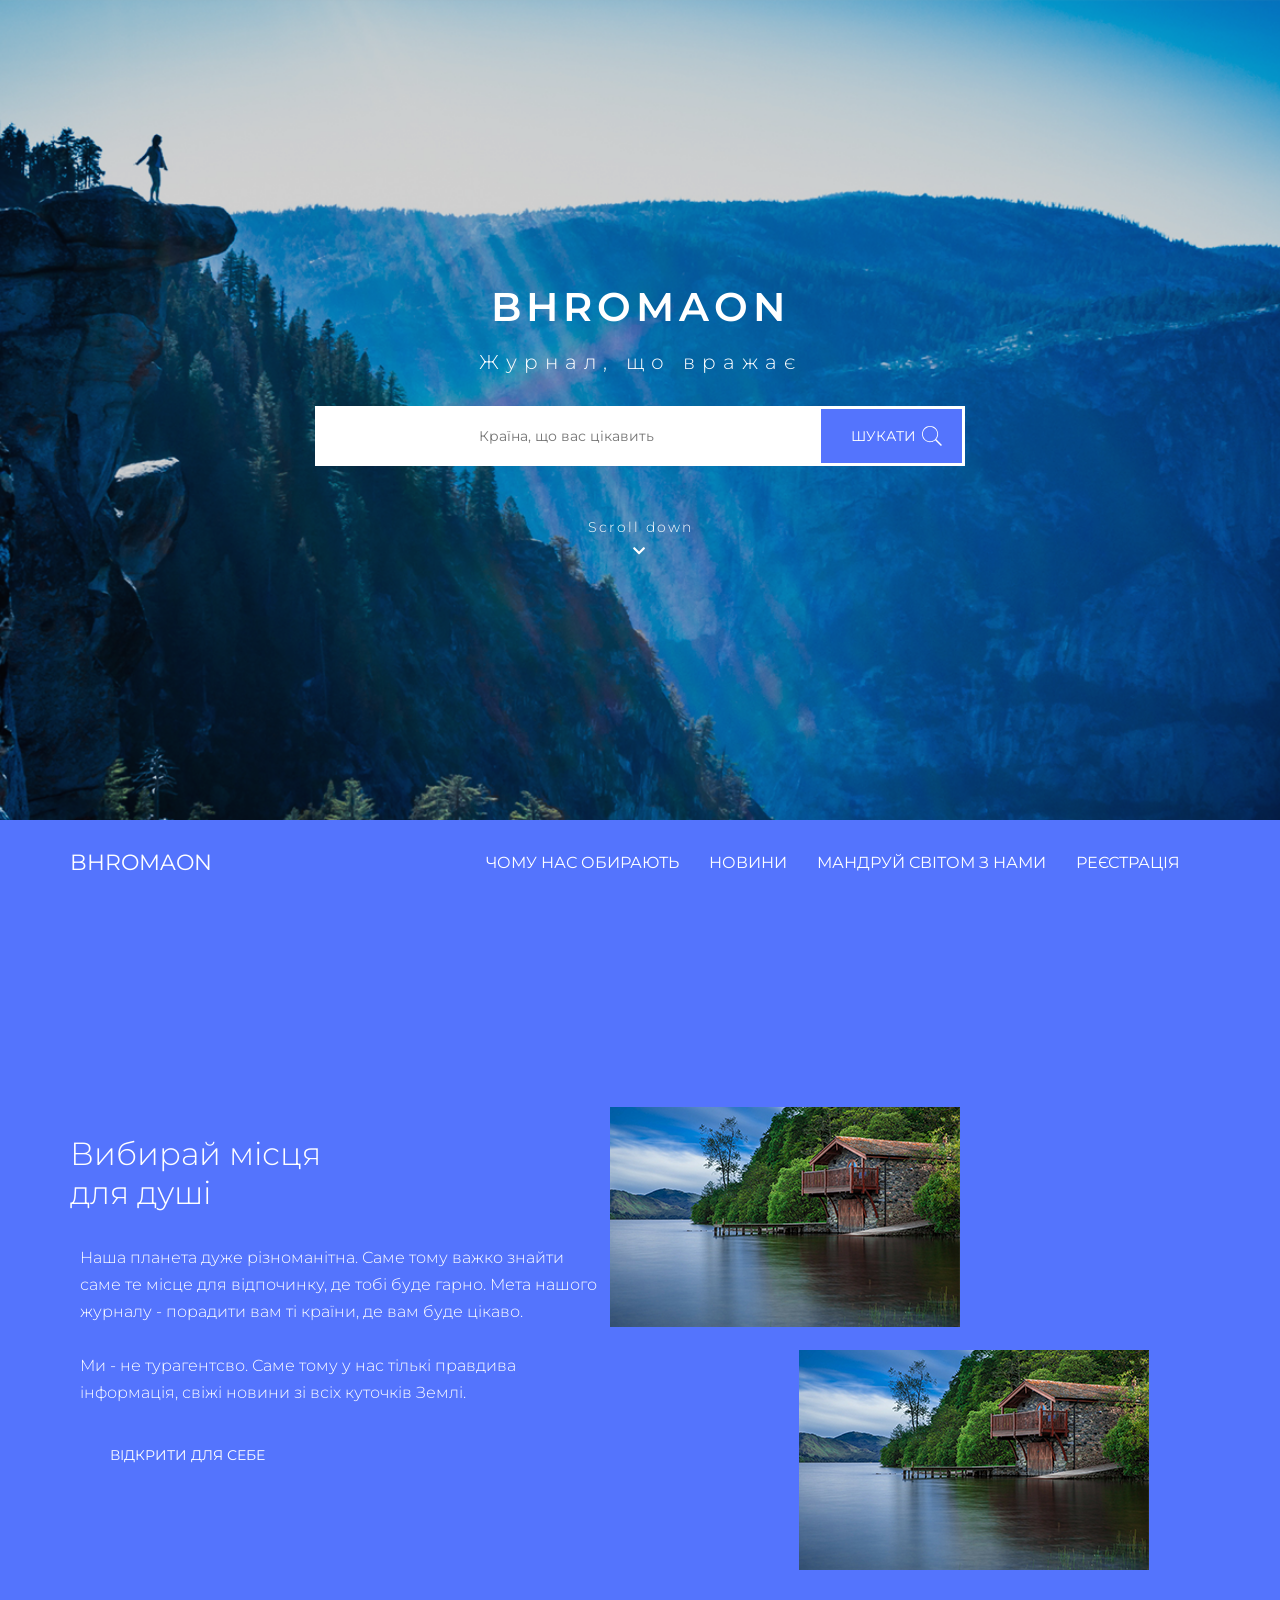
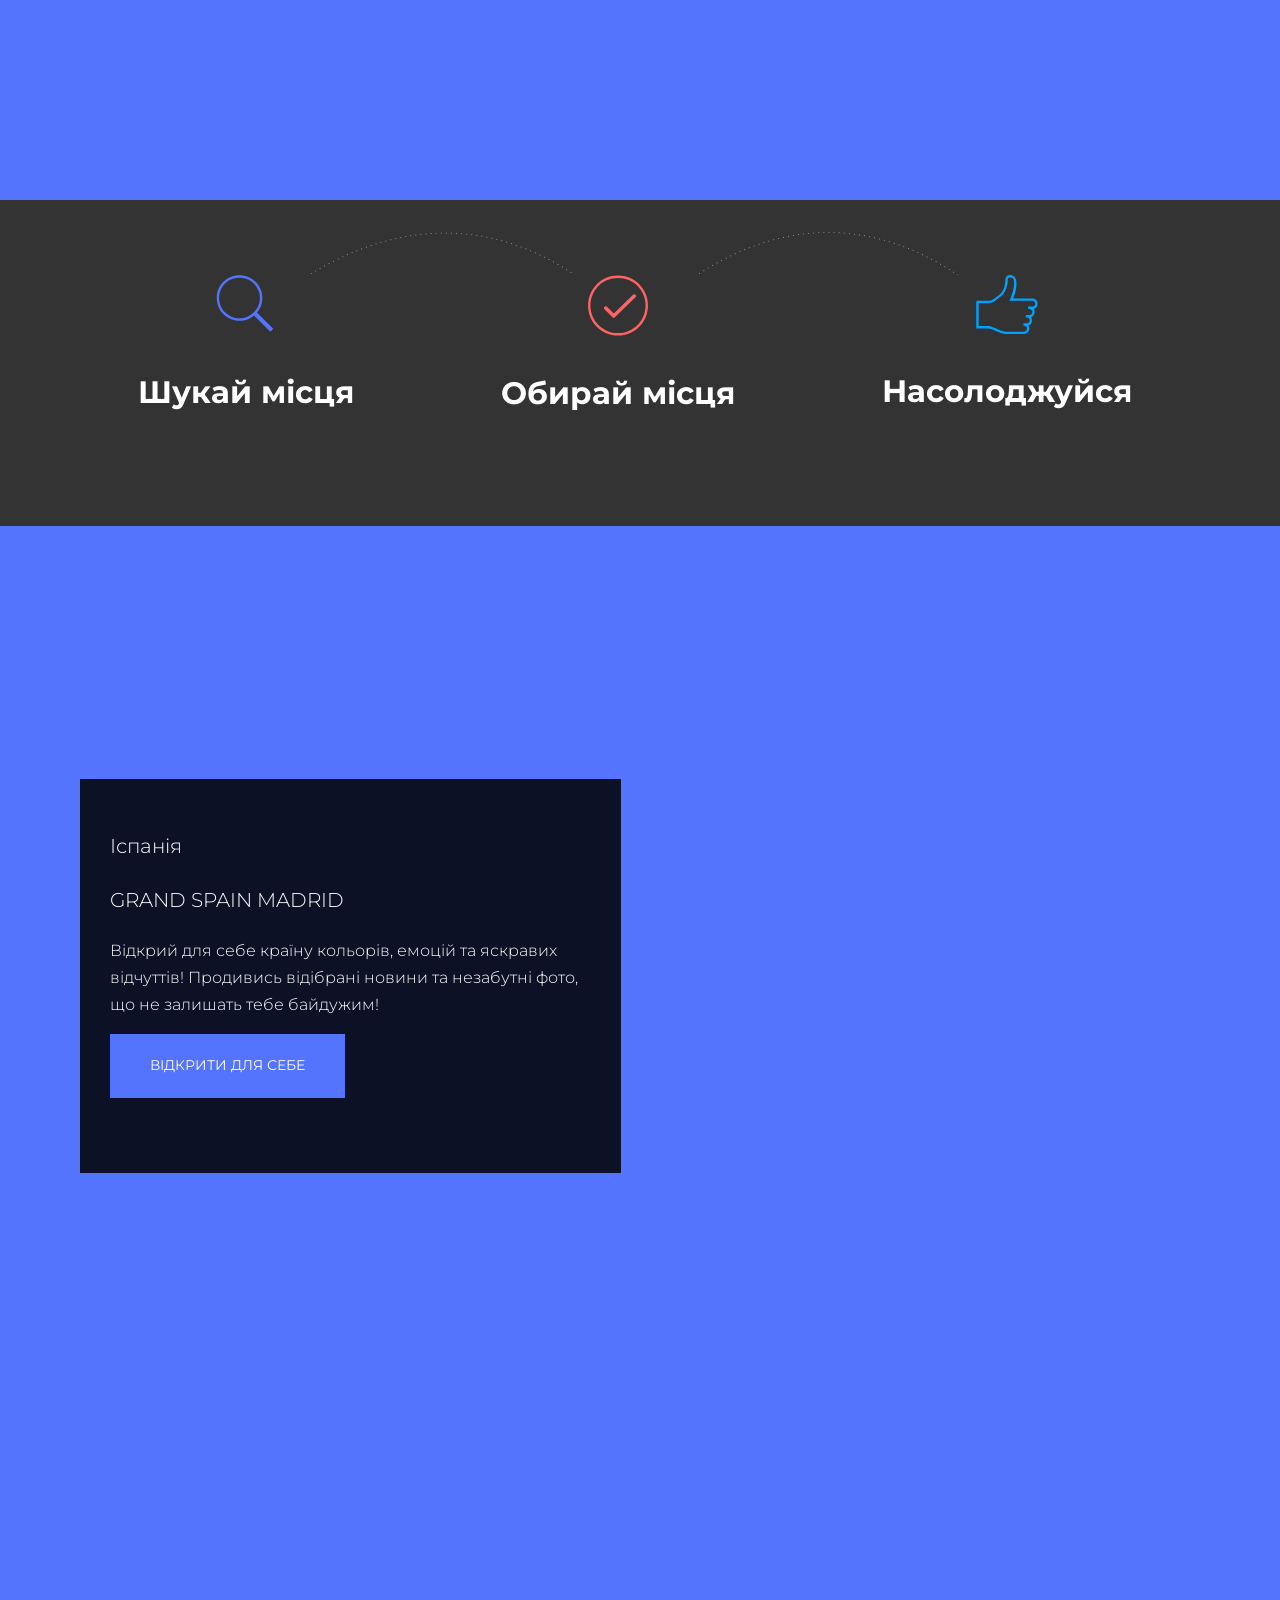
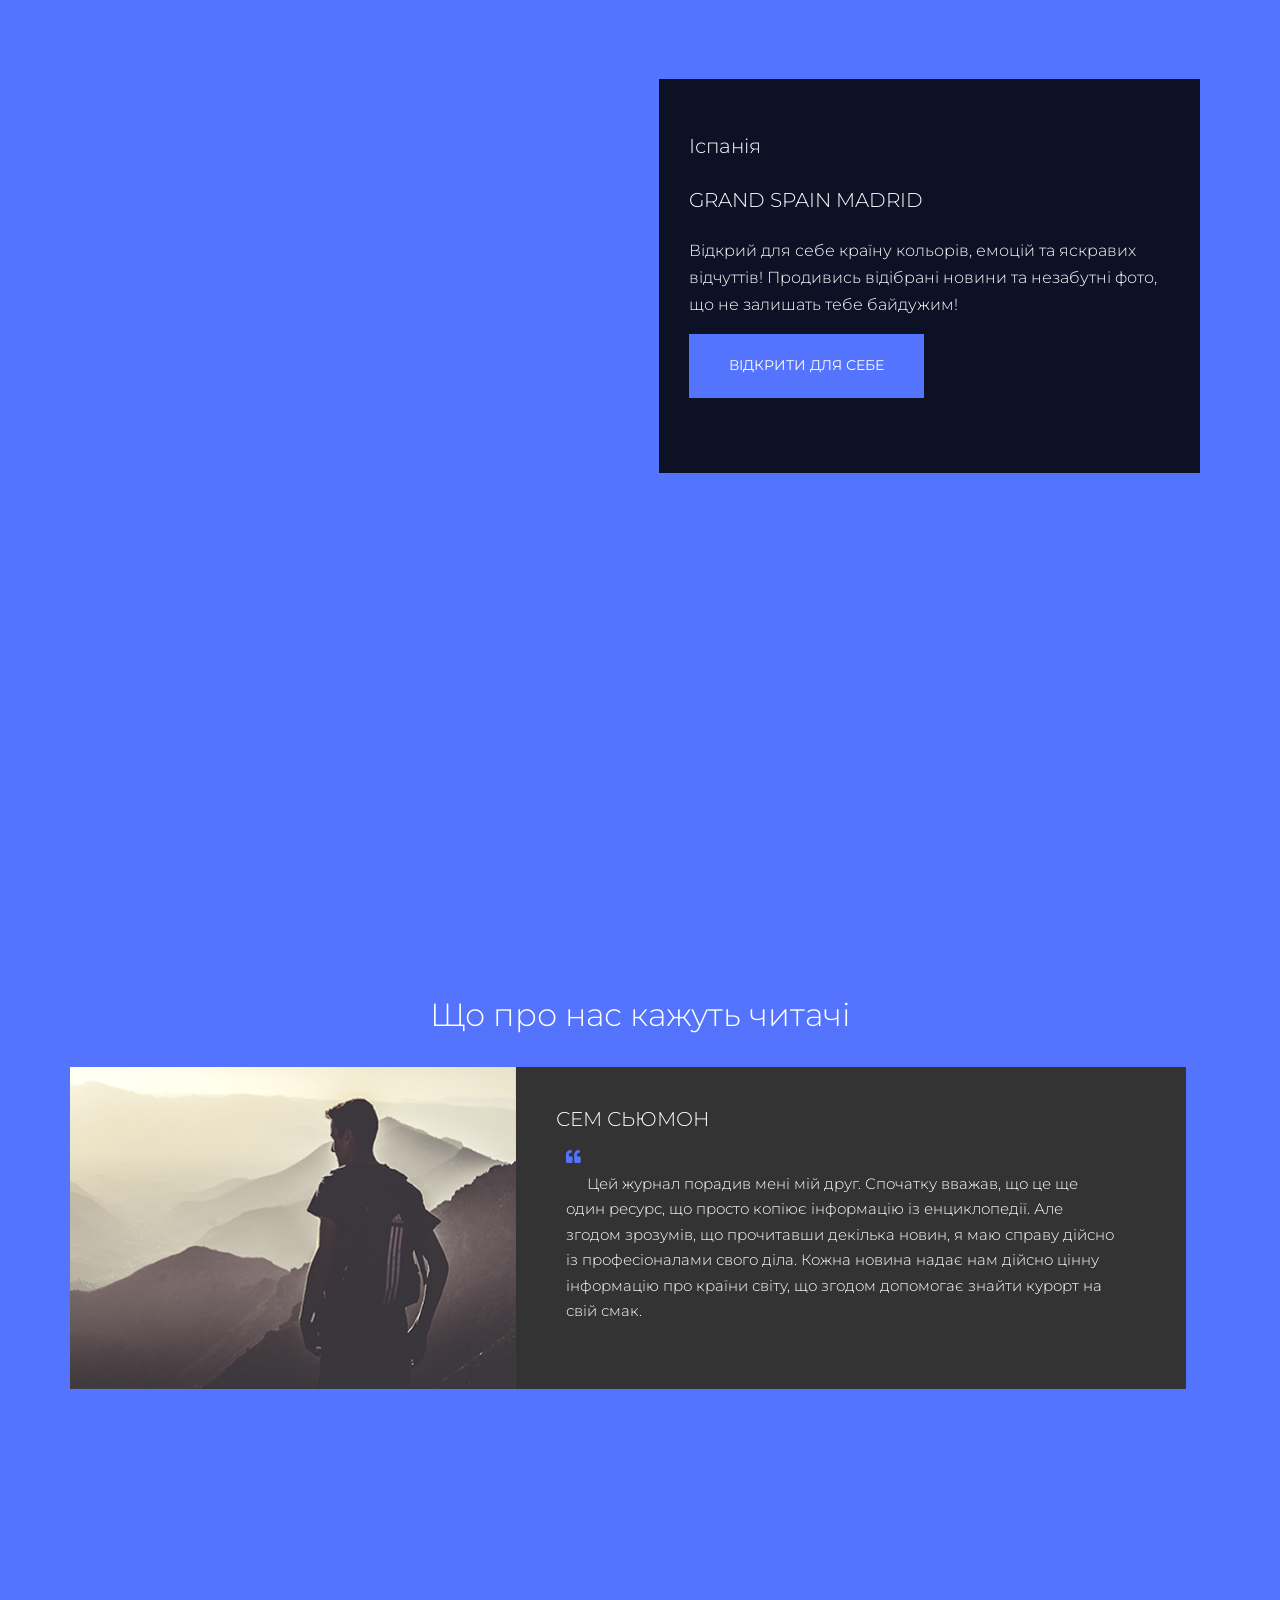
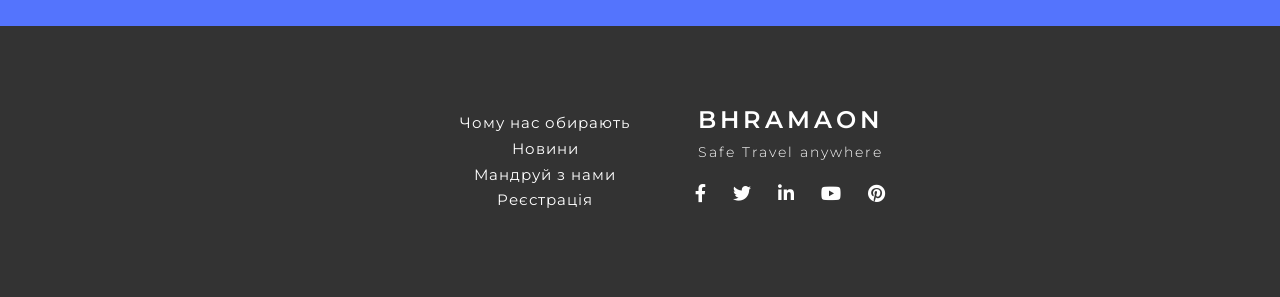
<file: index.html>
<!DOCTYPE html>
<html lang="en">
  <head>
    <meta charset="UTF-8" />
    <meta name="viewport" content="width=device-width, initial-scale=1.0" />
    <link
      rel="stylesheet"
      href="https://use.fontawesome.com/releases/v5.8.2/css/all.css"
    />
    <link rel="shortcut icon" href="favicon.ico" type="image/x-icon" />
    <link rel="stylesheet" href="./css/style.css" />
    <link
      href="https://fonts.googleapis.com/css2?family=Josefin+Sans:wght@300;400;600;700&display=swap"
      rel="stylesheet"
    />
    <link
      href="https://fonts.googleapis.com/css2?family=Montserrat:wght@100;300;400;700;800&display=swap"
      rel="stylesheet"
    />
    <link
      href="https://fonts.googleapis.com/css2?family=Aleo:wght@300;400&display=swap"
      rel="stylesheet"
    />
    <link rel="shortcut icon" href="favicon.ico" type="image/x-icon" />
    <link rel="stylesheet" href="./css/style.css" />
    <script
      src="https://code.jquery.com/jquery-3.5.1.min.js"
      integrity="sha256-9/aliU8dGd2tb6OSsuzixeV4y/faTqgFtohetphbbj0="
      crossorigin="anonymous"
    ></script>
    <script src="js/scrollUp.js"></script>

    <title>Bhromaon</title>
  </head>

  <body>
    <div class="modalWrap">
      <form
        class="authorization"
        style="background-image: url(img/modBG.jpeg);"
      >
        <a class="popup-close"><i class="far fa-times-circle"></i></a>
        <h2 class="authorization__title">
          Авторизуйтесь, перш ніж переглядати цю інформацію.
        </h2>
        <input
          class="authorization__input"
          type="text"
          name="username"
          placeholder="Введите логин"
        />
        <input
          class="authorization__input"
          type="password"
          name="password"
          placeholder="Введите пароль"
        />
        <input
          class="authorization__input authorization__input--sub"
          type="submit"
          name="submit"
          value="ВОЙТИ"
        />
      </form>
    </div>
    <header
      class="header"
      style="background-image: url('pictures/header.png');"
    >
      <a
        href="#"
        onclick="return false"
        class="header__burger"
        id="header__burger"
      >
        <span></span>
      </a>
      <a href="#" class="scrollUp"><i class="fas fa-chevron-up"></i></a>
      <div class="container">
        <h1 class="header__title">
          Bhromaon <br />
          <span class="header__description">Журнал, що вражає</span>
        </h1>
        <div class="searchWrap">
          <form action="" class="search" method="POST">
            <input
              type="text"
              name=""
              id=""
              placeholder="Країна, що вас цікавить"
              class="search__input"
            />
            <button class="search__btn">
              <span>шукати</span>
              <svg width="20px" height="22px">
                <use xlink:href="#search"></use>
              </svg>
            </button>
          </form>
        </div>
        <div class="scroller">
          <a href="#section-first" class="scroller__link"
            >Scroll down <br /><i class="fas fa-chevron-down"></i
          ></a>
        </div>
      </div>
    </header>

    <nav class="navigation">
      <div class="container">
        <div class="navigation__wrapper">
          <a href="" class="navigation__logo-link">bhromaon</a>
          <ul class="navigation__list">
            <li class="navigation__item">
              <a href="info.html" class="navigation__link">Чому нас обирають</a>
            </li>
            <li class="navigation__item">
              <a href="news.html" class="navigation__link">Новини</a>
            </li>
            <li class="navigation__item">
              <a class="navigation__link modal__link">Мандруй світом з нами</a>
            </li>
            <li class="navigation__item">
              <a href="registr.html" class="navigation__link">Реєстрація</a>
            </li>
          </ul>
        </div>
      </div>
    </nav>
    <main>
      <section
        class="section section__first"
        id="section-first"
        style="background-image: url(pictures/section_2.png);"
      >
        <div class="container">
          <div class="row">
            <div class="col--1-2">
              <h2 class="section__title">
                Вибирай місця <br />
                для душі
              </h2>
              <p class="section__text">
                Наша планета дуже різноманітна. Саме тому важко знайти саме те
                місце для відпочинку, де тобі буде гарно. Мета нашого журналу -
                порадити вам ті країни, де вам буде цікаво.
              </p>
              <p class="section__text">
                Ми - не турагентсво. Саме тому у нас тількі правдива інформація,
                свіжі новини зі всіх куточків Землі.
              </p>
              <button class="btn">
                відкрити для себе
              </button>
            </div>
            <div class="col--1-2">
              <div class="imgWrap">
                <img
                  src="pictures/section_2__img1.png"
                  alt="Picture1"
                  class="imgWrap__img"
                />
              </div>
              <div class="imgWrap imgWrap--right">
                <img
                  src="pictures/section_2__img1.png"
                  alt="Picture2"
                  class="imgWrap__img"
                />
              </div>
            </div>
          </div>
        </div>
      </section>
      <div
        id="what-we-do"
        class="opportunities"
        style="background-image: url(pictures/Shape1.png);"
      >
        <div class="container">
          <div class="features">
            <div class="feature">
              <svg width="60px" height="60px" class="features__icon">
                <use xlink:href="#search-places"></use>
              </svg>
              <h3 class="features__title">Шукай місця</h3>
            </div>
            <div class="feature">
              <svg width="60px" height="61px" class="features__icon">
                <use xlink:href="#select-places"></use>
              </svg>
              <h3 class="features__title">Обирай місця</h3>
            </div>
            <div class="feature">
              <svg width="62px" height="59px" class="features__icon">
                <use xlink:href="#enjoy"></use>
              </svg>
              <h3 class="features__title">Насолоджуйся</h3>
            </div>
          </div>
        </div>
      </div>
      <section
        id="travel"
        class="section section__second"
        style="background-image: url('pictures/section_3.png');"
      >
        <div class="container">
          <div class="info-wrap">
            <div class="info">
              <span class="info__country">
                Іспанія
              </span>
              <h3 class="info__title">
                Grand Spain Madrid
              </h3>
              <p class="info__description">
                Відкрий для себе країну кольорів, емоцій та яскравих відчуттів!
                Продивись відібрані новини та незабутні фото, що не залишать
                тебе байдужим!
              </p>

              <a href="#" class="btn">відкрити для себе</a>
            </div>
          </div>
        </div>
      </section>
      <section
        class="section section__fourth"
        style="background-image: url('pictures/section_4.png');"
      >
        <div class="container">
          <div class="row row--right">
            <div class="info-wrap">
              <div class="info">
                <span class="info__country">
                  Іспанія
                </span>
                <h3 class="info__title">
                  Grand Spain Madrid
                </h3>
                <p class="info__description">
                  Відкрий для себе країну кольорів, емоцій та яскравих
                  відчуттів! Продивись відібрані новини та незабутні фото, що не
                  залишать тебе байдужим!
                </p>

                <a href="#" class="btn">відкрити для себе</a>
              </div>
            </div>
          </div>
        </div>
      </section>
      <section
        class="section section__fifth"
        style="background-image: url(pictures/section_5.png);"
      >
        <div class="container">
          <h3 class="section__title">Що про нас кажуть читачі</h3>
          <div class="quote">
            <div class="quote__imgWrap">
              <img
                src="pictures/bloq.png"
                alt="quote Author"
                class="quote__imgWrap-img"
              />
            </div>

            <div class="quote__item">
              <h3 class="quote__title">Сем Сьюмон</h3>
              <p class="quote__text">
                <i class="fas fa-quote-left"></i> Цей журнал порадив мені мій
                друг. Спочатку вважав, що це ще один ресурс, що просто копіює
                інформацію із енциклопедії. Але згодом зрозумів, що прочитавши
                декілька новин, я маю справу дійсно із професіоналами свого
                діла. Кожна новина надає нам дійсно цінну інформацію про країни
                світу, що згодом допомогає знайти курорт на свій смак.
              </p>
            </div>
          </div>
        </div>
      </section>
    </main>
    <footer class="footer" id="contacts">
      <div class="container">
        <div class="row row--center">
          <div class="menu">
            <ul class="menu__list">
              <li class="menu__item">
                <a href="info.html" class="menu__link">Чому нас обирають</a>
              </li>
              <li class="menu__item">
                <a href="news.html" class="menu__link">Новини</a>
              </li>
              <li class="menu__item">
                <a href="#" class="menu__link modal__link">Мандруй з нами</a>
              </li>
              <li class="menu__item">
                <a href="registr.html" class="menu__link">Реєстрація</a>
              </li>
            </ul>
          </div>
          <div class="footer__nav">
            <a href="" class="footer__logo-link">Bhramaon</a>
            <span class="footer__subtitle">Safe Travel anywhere</span>
            <ul class="socials">
              <li class="socials__item">
                <a href="#" class="socials__link"
                  ><i class="fab fa-facebook-f"></i
                ></a>
              </li>
              <li class="socials__item">
                <a href="#" class="socials__link"
                  ><i class="fab fa-twitter"></i
                ></a>
              </li>
              <li class="socials__item">
                <a href="#" class="socials__link"
                  ><i class="fab fa-linkedin-in"></i
                ></a>
              </li>
              <li class="socials__item">
                <a href="#" class="socials__link"
                  ><i class="fab fa-youtube"></i
                ></a>
              </li>
              <li class="socials__item">
                <a href="#" class="socials__link"
                  ><i class="fab fa-pinterest"></i
                ></a>
              </li>
            </ul>
          </div>
        </div>
      </div>
    </footer>

    <svg style="display: none;">
      <symbol id="search">
        <path
          fill-rule="evenodd"
          fill="rgb(255, 255, 255)"
          d="M19.993,19.980 L18.949,21.027 L13.182,15.243 C12.850,15.542 12.486,15.809 12.088,16.041 C11.690,16.274 11.276,16.473 10.845,16.639 C10.414,16.806 9.958,16.931 9.478,17.013 C8.997,17.096 8.525,17.138 8.061,17.138 C6.934,17.138 5.881,16.922 4.904,16.490 C3.926,16.058 3.072,15.476 2.344,14.745 C1.614,14.014 1.043,13.158 0.629,12.177 C0.214,11.197 0.007,10.158 0.007,9.061 C0.007,7.931 0.214,6.876 0.629,5.895 C1.043,4.915 1.614,4.059 2.344,3.327 C3.072,2.596 3.926,2.023 4.904,1.607 C5.881,1.192 6.934,0.984 8.061,0.984 C9.155,0.984 10.190,1.192 11.168,1.607 C12.146,2.023 12.999,2.596 13.729,3.327 C14.457,4.059 15.038,4.915 15.469,5.895 C15.899,6.876 16.115,7.931 16.115,9.061 C16.115,9.527 16.073,10.000 15.991,10.482 C15.908,10.964 15.783,11.421 15.618,11.853 C15.452,12.285 15.253,12.700 15.021,13.099 C14.789,13.498 14.524,13.864 14.226,14.196 L19.993,19.980 L19.993,19.980 ZM0.852,9.061 C0.852,10.058 1.034,10.989 1.399,11.853 C1.763,12.717 2.277,13.482 2.940,14.146 C3.603,14.812 4.374,15.335 5.252,15.717 C6.130,16.099 7.067,16.290 8.061,16.290 C9.055,16.290 9.983,16.099 10.845,15.717 C11.707,15.335 12.469,14.812 13.132,14.146 C13.795,13.482 14.317,12.717 14.698,11.853 C15.079,10.989 15.270,10.058 15.270,9.061 C15.270,8.064 15.079,7.125 14.698,6.244 C14.317,5.364 13.795,4.591 13.132,3.926 C12.469,3.261 11.707,2.746 10.845,2.380 C9.983,2.015 9.055,1.831 8.061,1.831 C7.067,1.831 6.130,2.015 5.252,2.380 C4.374,2.746 3.603,3.261 2.940,3.926 C2.277,4.591 1.763,5.364 1.399,6.244 C1.034,7.125 0.852,8.064 0.852,9.061 L0.852,9.061 Z"
        />
      </symbol>

      <symbol id="arrow">
        <path
          d="M15.233 19.175l0.754 0.754 6.035-6.035-0.754-0.754-5.281 5.281-5.256-5.256-0.754 0.754 3.013 3.013z"
          fill="#000000"
        ></path>
      </symbol>

      <symbol id="search-places">
        <path
          fill-rule="evenodd"
          fill="rgb(84, 116, 253)"
          d="M57.266,53.812 L54.312,56.766 L38.000,40.453 C37.062,41.297 36.031,42.048 34.906,42.703 C33.781,43.360 32.608,43.922 31.391,44.391 C30.171,44.861 28.881,45.212 27.523,45.445 C26.163,45.680 24.827,45.797 23.516,45.797 C20.327,45.797 17.350,45.188 14.586,43.969 C11.820,42.751 9.405,41.110 7.344,39.047 C5.280,36.986 3.663,34.571 2.492,31.805 C1.319,29.040 0.734,26.109 0.734,23.016 C0.734,19.830 1.319,16.852 2.492,14.086 C3.663,11.322 5.280,8.907 7.344,6.844 C9.405,4.783 11.820,3.165 14.586,1.992 C17.350,0.821 20.327,0.234 23.516,0.234 C26.609,0.234 29.538,0.821 32.305,1.992 C35.069,3.165 37.484,4.783 39.547,6.844 C41.608,8.907 43.249,11.322 44.469,14.086 C45.686,16.852 46.297,19.830 46.297,23.016 C46.297,24.329 46.178,25.665 45.945,27.023 C45.710,28.383 45.359,29.673 44.891,30.890 C44.420,32.110 43.858,33.281 43.203,34.406 C42.546,35.531 41.797,36.564 40.953,37.500 L57.266,53.812 L57.266,53.812 ZM3.125,23.016 C3.125,25.828 3.639,28.454 4.672,30.890 C5.702,33.329 7.155,35.485 9.031,37.359 C10.905,39.236 13.085,40.712 15.570,41.789 C18.053,42.868 20.703,43.406 23.516,43.406 C26.328,43.406 28.952,42.868 31.391,41.789 C33.827,40.712 35.983,39.236 37.859,37.359 C39.734,35.485 41.210,33.329 42.289,30.890 C43.366,28.454 43.906,25.828 43.906,23.016 C43.906,20.203 43.366,17.555 42.289,15.070 C41.210,12.587 39.734,10.408 37.859,8.531 C35.983,6.657 33.827,5.204 31.391,4.172 C28.952,3.141 26.328,2.625 23.516,2.625 C20.703,2.625 18.053,3.141 15.570,4.172 C13.085,5.204 10.905,6.657 9.031,8.531 C7.155,10.408 5.702,12.587 4.672,15.070 C3.639,17.555 3.125,20.203 3.125,23.016 L3.125,23.016 Z"
        />
      </symbol>
      <symbol id="select-places">
        <path
          fill-rule="evenodd"
          fill="rgb(255, 99, 99)"
          d="M30.000,0.547 C34.124,0.547 38.016,1.320 41.672,2.867 C45.328,4.414 48.514,6.548 51.234,9.265 C53.952,11.986 56.086,15.172 57.633,18.828 C59.180,22.484 59.953,26.376 59.953,30.500 C59.953,34.626 59.180,38.515 57.633,42.172 C56.086,45.828 53.952,49.016 51.234,51.734 C48.514,54.454 45.328,56.586 41.672,58.133 C38.016,59.679 34.124,60.453 30.000,60.453 C25.873,60.453 21.984,59.679 18.328,58.133 C14.672,56.586 11.484,54.454 8.766,51.734 C6.045,49.016 3.914,45.828 2.367,42.172 C0.820,38.515 0.047,34.626 0.047,30.500 C0.047,26.376 0.820,22.484 2.367,18.828 C3.914,15.172 6.045,11.986 8.766,9.265 C11.484,6.548 14.672,4.414 18.328,2.867 C21.984,1.320 25.873,0.547 30.000,0.547 L30.000,0.547 ZM30.000,58.062 C33.843,58.062 37.429,57.337 40.758,55.883 C44.084,54.430 47.016,52.486 49.547,50.047 C51.984,47.516 53.928,44.587 55.383,41.258 C56.835,37.931 57.562,34.345 57.562,30.500 C57.562,26.657 56.835,23.071 55.383,19.742 C53.928,16.415 51.984,13.484 49.547,10.953 C47.016,8.516 44.084,6.572 40.758,5.117 C37.429,3.665 33.843,2.937 30.000,2.937 C26.155,2.937 22.569,3.665 19.242,5.117 C15.913,6.572 12.984,8.516 10.453,10.953 C8.014,13.484 6.070,16.415 4.617,19.742 C3.163,23.071 2.437,26.657 2.437,30.500 C2.437,34.345 3.163,37.931 4.617,41.258 C6.070,44.587 8.014,47.516 10.453,50.047 C12.984,52.486 15.913,54.430 19.242,55.883 C22.569,57.337 26.155,58.062 30.000,58.062 L30.000,58.062 ZM45.047,19.812 C45.328,19.439 45.726,19.250 46.242,19.250 C46.756,19.250 47.202,19.439 47.578,19.812 C47.859,20.188 48.000,20.634 48.000,21.148 C48.000,21.665 47.811,22.062 47.437,22.344 L26.906,42.312 C26.812,42.501 26.647,42.618 26.414,42.664 C26.179,42.712 25.968,42.734 25.781,42.734 C25.500,42.734 25.241,42.712 25.008,42.664 C24.773,42.618 24.608,42.501 24.516,42.312 L16.500,34.297 C16.124,33.923 15.938,33.477 15.938,32.961 C15.938,32.447 16.124,32.047 16.500,31.765 C16.781,31.392 17.179,31.203 17.695,31.203 C18.209,31.203 18.655,31.392 19.031,31.765 L25.781,38.515 L45.047,19.812 L45.047,19.812 Z"
        />
      </symbol>
      <symbol id="enjoy">
        <path
          fill-rule="evenodd"
          fill="rgb(0, 162, 255)"
          d="M61.586,28.656 C61.586,29.313 61.491,29.922 61.305,30.484 C61.116,31.047 60.834,31.563 60.461,32.031 C60.085,32.501 59.663,32.875 59.195,33.156 C58.725,33.437 58.211,33.672 57.648,33.859 C57.930,34.329 58.163,34.822 58.351,35.336 C58.538,35.852 58.633,36.439 58.633,37.094 C58.633,37.656 58.538,38.219 58.351,38.781 C58.163,39.344 57.930,39.860 57.648,40.328 C57.273,40.704 56.851,41.055 56.383,41.383 C55.912,41.712 55.445,41.969 54.977,42.156 C55.258,42.626 55.491,43.140 55.680,43.703 C55.866,44.266 55.961,44.828 55.961,45.391 C55.961,46.047 55.866,46.634 55.680,47.148 C55.491,47.665 55.258,48.157 54.977,48.625 C54.601,49.095 54.179,49.493 53.711,49.820 C53.241,50.150 52.726,50.361 52.164,50.453 C52.538,50.923 52.819,51.416 53.008,51.929 C53.195,52.446 53.289,53.033 53.289,53.687 C53.289,54.344 53.148,55.001 52.867,55.656 C52.586,56.313 52.210,56.876 51.742,57.344 C51.180,57.814 50.569,58.187 49.914,58.469 C49.257,58.750 48.554,58.890 47.805,58.890 L29.242,58.890 C28.585,58.890 27.836,58.798 26.992,58.609 C26.148,58.423 25.256,58.141 24.320,57.766 C23.382,57.484 22.444,57.133 21.508,56.711 C20.570,56.289 19.631,55.891 18.695,55.515 C17.570,55.047 16.467,54.580 15.391,54.109 C14.312,53.641 13.538,53.406 13.070,53.406 L0.273,53.406 L0.273,25.984 L1.398,25.844 C6.742,25.844 10.398,25.844 12.367,25.844 C13.211,25.844 13.984,25.751 14.687,25.562 C15.391,25.376 16.116,25.000 16.867,24.437 C17.711,23.969 18.671,23.312 19.750,22.469 C20.827,21.625 22.116,20.594 23.617,19.375 C26.522,16.938 28.234,13.890 28.750,10.234 C29.264,6.578 29.523,4.469 29.523,3.906 C29.523,3.344 29.664,2.805 29.945,2.289 C30.226,1.775 30.600,1.375 31.070,1.094 C31.538,0.720 32.030,0.461 32.547,0.320 C33.061,0.179 33.553,0.109 34.023,0.109 C34.773,0.109 35.522,0.204 36.273,0.390 C37.023,0.579 37.726,1.001 38.383,1.656 C39.038,2.313 39.554,3.181 39.930,4.258 C40.303,5.337 40.492,6.767 40.492,8.547 C40.492,10.142 40.373,11.665 40.141,13.117 C39.906,14.572 39.600,15.954 39.226,17.266 C38.945,18.579 38.594,19.775 38.172,20.851 C37.750,21.930 37.398,22.844 37.117,23.594 L56.242,23.594 C57.086,23.594 57.811,23.712 58.422,23.945 C59.031,24.180 59.617,24.532 60.180,25.000 C60.648,25.470 60.999,26.009 61.234,26.617 C61.467,27.228 61.586,27.907 61.586,28.656 L61.586,28.656 L61.586,28.656 ZM56.242,31.609 C56.710,31.609 57.132,31.539 57.508,31.398 C57.881,31.258 58.163,31.047 58.351,30.765 C58.633,30.484 58.866,30.181 59.055,29.852 C59.241,29.524 59.336,29.126 59.336,28.656 C59.336,27.907 59.055,27.250 58.492,26.687 C57.930,26.125 57.178,25.844 56.242,25.844 L47.805,25.844 C47.805,25.938 47.805,25.938 47.805,25.844 L33.320,25.844 L34.164,24.156 C36.788,17.687 38.102,12.484 38.102,8.547 C38.102,5.453 37.585,3.649 36.555,3.133 C35.522,2.618 34.678,2.359 34.023,2.359 C33.742,2.359 33.320,2.500 32.758,2.781 C32.195,3.062 31.914,3.438 31.914,3.906 C31.914,4.469 31.866,5.407 31.773,6.719 C31.679,8.033 31.398,9.531 30.930,11.219 C30.459,12.906 29.780,14.642 28.891,16.422 C27.999,18.204 26.757,19.751 25.164,21.062 C23.569,22.376 22.233,23.477 21.156,24.367 C20.077,25.259 19.069,25.984 18.133,26.547 C17.194,27.109 16.256,27.531 15.320,27.812 C14.382,28.094 13.398,28.234 12.367,28.234 C11.616,28.234 10.796,28.234 9.906,28.234 C9.014,28.234 8.100,28.234 7.164,28.234 C6.320,28.234 5.498,28.234 4.703,28.234 C3.905,28.234 3.227,28.234 2.664,28.234 L2.664,51.016 L13.070,51.016 C13.725,51.016 14.593,51.226 15.672,51.648 C16.748,52.070 18.084,52.611 19.680,53.265 C20.429,53.641 21.248,54.039 22.141,54.461 C23.030,54.883 23.898,55.234 24.742,55.515 C25.678,55.797 26.522,56.056 27.273,56.289 C28.023,56.524 28.680,56.641 29.242,56.641 L44.851,56.641 L47.805,56.641 C48.273,56.641 48.695,56.548 49.070,56.359 C49.444,56.172 49.773,55.937 50.055,55.656 C50.336,55.469 50.547,55.188 50.687,54.812 C50.828,54.439 50.898,54.063 50.898,53.687 C50.898,53.219 50.828,52.822 50.687,52.492 C50.547,52.165 50.336,51.859 50.055,51.578 C49.773,51.297 49.444,51.086 49.070,50.945 C48.695,50.805 48.273,50.734 47.805,50.734 L47.523,50.734 L47.523,48.344 L50.758,48.344 C51.131,48.344 51.507,48.273 51.883,48.133 C52.256,47.992 52.586,47.781 52.867,47.500 C53.054,47.219 53.241,46.891 53.430,46.516 C53.616,46.142 53.711,45.766 53.711,45.391 C53.711,45.017 53.616,44.641 53.430,44.266 C53.241,43.892 53.054,43.562 52.867,43.281 C52.586,43.094 52.256,42.907 51.883,42.719 C51.507,42.532 51.131,42.437 50.758,42.437 L49.773,42.437 L49.773,40.047 L53.289,40.047 C53.663,40.047 54.038,39.976 54.414,39.836 C54.788,39.695 55.117,39.484 55.398,39.203 C55.680,38.922 55.912,38.594 56.102,38.219 C56.288,37.845 56.383,37.469 56.383,37.094 C56.383,36.626 56.288,36.204 56.102,35.828 C55.912,35.454 55.680,35.173 55.398,34.984 C55.117,34.703 54.788,34.470 54.414,34.281 C54.038,34.094 53.663,34.000 53.289,34.000 L52.164,34.000 L52.164,31.609 L56.242,31.609 L56.242,31.609 L56.242,31.609 L56.242,31.609 L56.242,31.609 Z"
        />
      </symbol>
    </svg>
    <script src="js/mod.js"></script>
    <script src="js/burger.js"></script>
  </body>
</html>
</file>
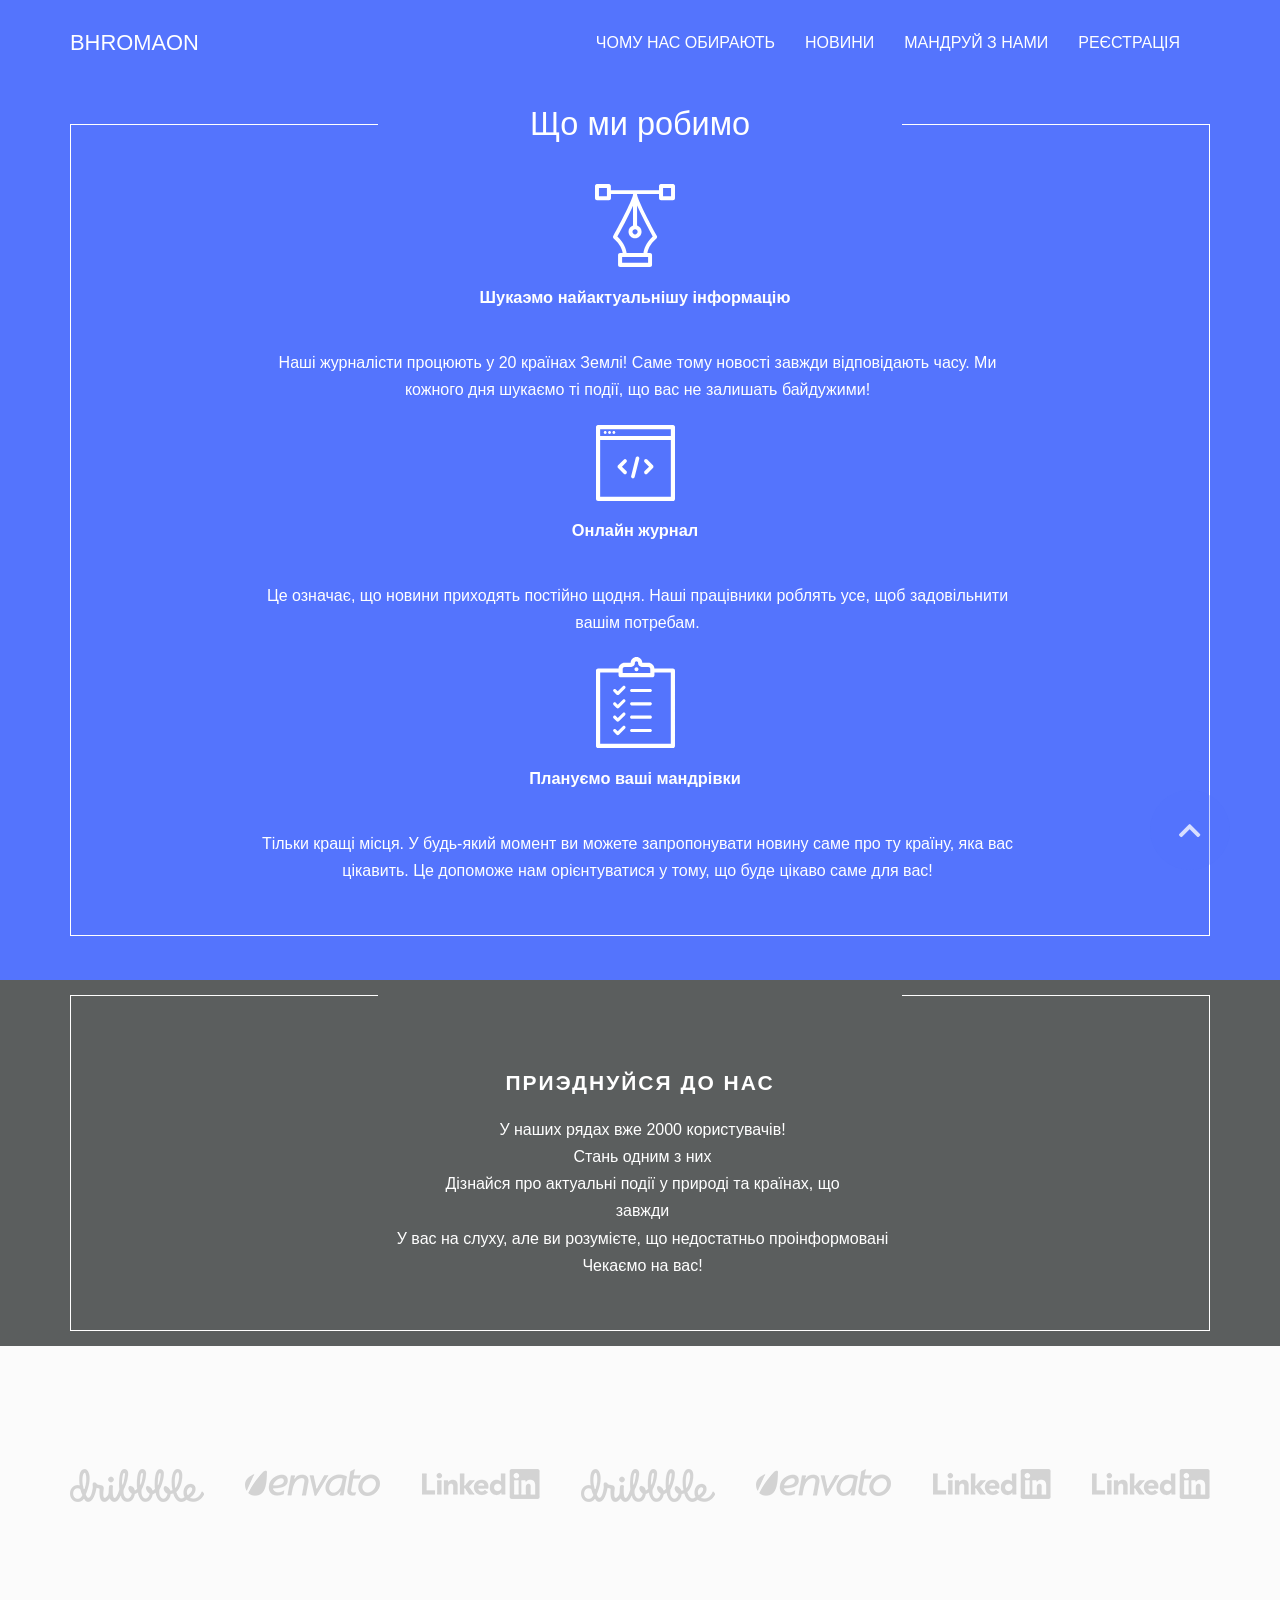
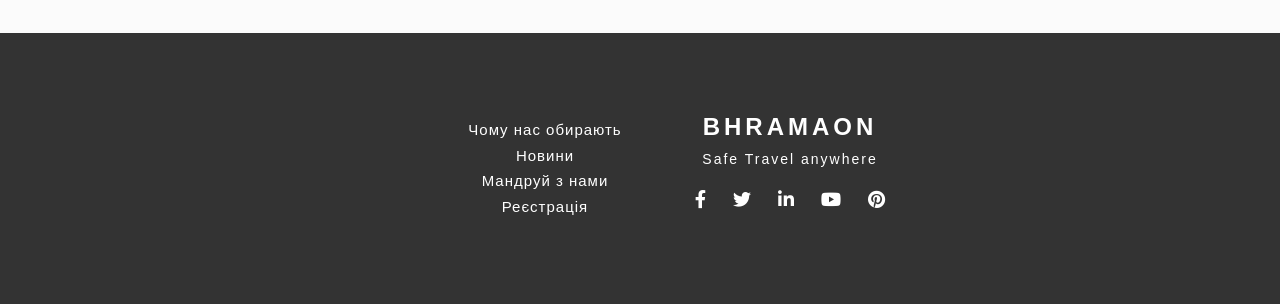
<file: info.html>
<!DOCTYPE html>
<html lang="en">
  <head>
    <meta charset="UTF-8" />
    <meta name="viewport" content="width=device-width, initial-scale=1.0" />
    <link
      rel="stylesheet"
      href="https://use.fontawesome.com/releases/v5.8.2/css/all.css"
    />
    <link rel="shortcut icon" href="favicon.ico" type="image/x-icon" />
    <link rel="stylesheet" href="./css/style.css" />
    <link
      href="https://fonts.googleapis.com/css2?family=Josefin+Sans:wght@300;400;600;700&display=swap"
      rel="stylesheet"
    />
    <link
      href="https://fonts.googleapis.com/css2?family=Aleo:wght@300;400&display=swap"
      rel="stylesheet"
    />
    <link rel="shortcut icon" href="favicon.ico" type="image/x-icon" />
    <link rel="stylesheet" href="./css/style.css" />
    <script
      src="https://code.jquery.com/jquery-3.5.1.min.js"
      integrity="sha256-9/aliU8dGd2tb6OSsuzixeV4y/faTqgFtohetphbbj0="
      crossorigin="anonymous"
    ></script>
    <script src="js/scrollUp.js"></script>

    <title>Bhromaon</title>
  </head>

  <body>
    <div class="modalWrap">
      <form
        class="authorization"
        style="background-image: url(img/modBG.jpeg);"
      >
        <a class="popup-close"><i class="far fa-times-circle"></i></a>
        <h2 class="authorization__title">
          Авторизуйтесь, перш ніж переглядати цю інформацію.
        </h2>
        <input
          class="authorization__input"
          type="text"
          name="username"
          placeholder="Введите логин"
        />
        <input
          class="authorization__input"
          type="password"
          name="password"
          placeholder="Введите пароль"
        />
        <input
          class="authorization__input authorization__input--sub"
          type="submit"
          name="submit"
          value="ВОЙТИ"
        />
      </form>
    </div>
    <header class="head">
      <a
        href="#"
        onclick="return false"
        class="header__burger"
        id="header__burger"
      >
        <span></span>
      </a>
      <a href="#" class="scrollUp"><i class="fas fa-chevron-up"></i></a>
      <nav class="navigation">
        <div class="container">
          <div class="navigation__wrapper">
            <a href="index.html" class="navigation__logo-link">bhromaon</a>
            <ul class="navigation__list">
              <li class="navigation__item">
                <a href="info.html" class="navigation__link"
                  >Чому нас обирають</a
                >
              </li>
              <li class="navigation__item">
                <a href="news.html" class="navigation__link">Новини</a>
              </li>
              <li class="navigation__item">
                <a class="navigation__link modal__link">Мандруй з нами</a>
              </li>
              <li class="navigation__item">
                <a href="registr.html" class="navigation__link">Реєстрація</a>
              </li>
            </ul>
          </div>
        </div>
      </nav>
    </header>
    <main>
      <section
        class="section"
        style="
          background-image: url(https://i.picsum.photos/id/439/1980/1080.jpg);
        "
      >
        <div class="container">
          <div class="section__content">
            <h2 class="section__title">Що ми робимо</h2>
            <div class="feature">
              <svg width="80px" height="84px">
                <use xlink:href="#design"></use>
              </svg>
              <h3 class="feature__title">Шукаэмо найактуальнішу інформацію</h3>
              <p class="section__text">
                Наші журналісти процюють у 20 країнах Землі! Саме тому новості
                завжди відповідають часу. Ми кожного дня шукаємо ті події, що
                вас не залишать байдужими!
              </p>
            </div>
            <div class="feature">
              <svg width="79px" height="76px">
                <use xlink:href="#development"></use>
              </svg>
              <h3 class="feature__title">Онлайн журнал</h3>
              <p class="section__text">
                Це означає, що новини приходять постійно щодня. Наші працівники
                роблять усе, щоб задовільнити вашім потребам.
              </p>
            </div>
            <div class="feature">
              <svg width="79px" height="91px">
                <use xlink:href="#managment"></use>
              </svg>
              <h3 class="feature__title">Плануємо ваші мандрівки</h3>
              <p class="section__text">
                Тільки кращі місця. У будь-який момент ви можете запропонувати
                новину саме про ту країну, яка вас цікавить. Це допоможе нам
                орієнтуватися у тому, що буде цікаво саме для вас!
              </p>
            </div>
          </div>
        </div>
      </section>
      <section class="section section--bg">
        <div class="container">
          <div class="section__content">
            <h2 class="section__title-info">Приэднуйся до нас</h2>
            <p class="section__text">
              У наших рядах вже 2000 користувачів!<br />
              Стань одним з них <br />
              Дізнайся про актуальні події у природі та країнах, що<br />
              завжди <br />
              У вас на слуху, але ви розумієте, що недостатньо проінформовані<br />
              Чекаємо на вас!
            </p>
          </div>
        </div>
      </section>

      <section class="section section--gray" id="partners">
        <div class="container">
          <h2 hidden>Our Partners</h2>
          <ul class="partners">
            <li class="partner">
              <img src="img/partner1.png" alt="partner" />
            </li>
            <li class="partner">
              <img src="img/partner2.png" alt="partner" />
            </li>
            <li class="partner">
              <img src="img/partner4.png" alt="partner" />
            </li>
            <li class="partner">
              <img src="img/partner1.png" alt="partner" />
            </li>
            <li class="partner">
              <img src="img/partner2.png" alt="partner" />
            </li>
            <li class="partner">
              <img src="img/partner4.png" alt="partner" />
            </li>
            <li class="partner">
              <img src="img/partner4.png" alt="partner" />
            </li>
          </ul>
        </div>
      </section>
    </main>
    <footer class="footer" id="contacts">
      <div class="container">
        <div class="row row--center">
          <div class="menu">
            <ul class="menu__list">
              <li class="menu__item">
                <a href="info.html" class="menu__link">Чому нас обирають</a>
              </li>
              <li class="menu__item">
                <a href="news.html" class="menu__link">Новини</a>
              </li>
              <li class="menu__item">
                <a class="menu__link modal__link">Мандруй з нами</a>
              </li>
              <li class="menu__item">
                <a href="registr.html" class="menu__link">Реєстрація</a>
              </li>
            </ul>
          </div>
          <div class="footer__nav">
            <a href="" class="footer__logo-link">Bhramaon</a>
            <span class="footer__subtitle">Safe Travel anywhere</span>
            <ul class="socials">
              <li class="socials__item">
                <a href="#" class="socials__link"
                  ><i class="fab fa-facebook-f"></i
                ></a>
              </li>
              <li class="socials__item">
                <a href="#" class="socials__link"
                  ><i class="fab fa-twitter"></i
                ></a>
              </li>
              <li class="socials__item">
                <a href="#" class="socials__link"
                  ><i class="fab fa-linkedin-in"></i
                ></a>
              </li>
              <li class="socials__item">
                <a href="#" class="socials__link"
                  ><i class="fab fa-youtube"></i
                ></a>
              </li>
              <li class="socials__item">
                <a href="#" class="socials__link"
                  ><i class="fab fa-pinterest"></i
                ></a>
              </li>
            </ul>
          </div>
        </div>
      </div>
    </footer>

    <script src="js/burger.js"></script>

    <svg style="display: none;">
      <symbol id="design" viewbox="0 0 80 84">
        <path
          fill-rule="evenodd"
          fill="rgb(255,255,255)"
          d="M77.956,-0.011 L66.032,-0.011 C64.907,-0.011 64.007,0.889 64.007,2.014 L64.007,6.177 L15.860,6.177 L15.860,2.014 C15.860,0.889 14.961,-0.011 13.836,-0.011 L2.024,-0.011 C0.899,-0.011 -0.001,0.889 -0.001,2.014 L-0.001,14.277 C-0.001,15.402 0.899,16.302 2.024,16.302 L13.948,16.302 C15.073,16.302 15.973,15.402 15.973,14.277 L15.973,10.114 L38.134,10.114 C37.909,15.065 25.872,38.354 18.223,52.079 C17.773,52.867 17.998,53.879 18.673,54.554 C25.535,60.404 27.222,66.143 27.672,69.067 L25.085,69.067 C23.960,69.067 23.060,69.967 23.060,71.093 L23.060,80.993 C23.060,82.118 23.960,83.018 25.085,83.018 L55.008,83.018 C56.133,83.018 57.033,82.118 57.033,80.993 L57.033,71.093 C57.033,69.967 56.133,69.067 55.008,69.067 L52.420,69.067 C52.870,66.143 54.558,60.404 61.420,54.554 C62.095,53.992 62.320,52.867 61.870,52.079 C54.220,38.354 42.184,14.952 41.959,10.114 L64.007,10.114 L64.007,14.277 C64.007,15.402 64.907,16.302 66.032,16.302 L77.956,16.302 C79.081,16.302 79.981,15.402 79.981,14.277 L79.981,2.014 C79.981,0.889 79.081,-0.011 77.956,-0.011 ZM11.923,12.252 L3.936,12.252 L3.936,3.926 L11.923,3.926 L11.923,12.252 ZM40.046,45.216 C41.509,45.216 42.634,46.341 42.634,47.804 C42.634,49.267 41.509,50.392 40.046,50.392 C38.584,50.392 37.459,49.267 37.459,47.804 C37.459,46.454 38.696,45.216 40.046,45.216 ZM53.095,78.855 L27.110,78.855 L27.110,72.893 L29.810,72.893 L50.396,72.893 L53.095,72.893 L53.095,78.855 ZM48.483,68.955 L31.609,68.955 C31.159,65.692 29.472,59.167 22.385,52.529 C25.085,47.579 33.184,32.728 38.021,21.702 L38.021,41.616 C35.434,42.404 33.522,44.878 33.522,47.804 C33.522,51.404 36.447,54.329 40.046,54.329 C43.646,54.329 46.571,51.404 46.571,47.804 C46.571,44.878 44.658,42.516 42.071,41.616 L42.071,21.590 C47.021,32.616 55.008,47.466 57.707,52.529 C50.621,59.167 48.933,65.692 48.483,68.955 ZM76.044,12.252 L68.057,12.252 L68.057,8.539 C68.057,8.427 68.057,8.314 68.057,8.202 C68.057,8.089 68.057,7.977 68.057,7.864 L68.057,4.039 L76.044,4.039 L76.044,12.252 Z"
        />
      </symbol>
      <symbol id="development" viewbox="0 0 79 76">
        <path
          fill-rule="evenodd"
          fill="rgb(255,255,255)"
          d="M76.921,75.997 L2.078,75.997 C0.929,75.997 -0.002,75.057 -0.002,73.899 L-0.002,12.982 L-0.002,2.093 C-0.002,0.934 0.929,-0.006 2.078,-0.006 L76.921,-0.006 C78.069,-0.006 79.000,0.933 79.000,2.093 L79.000,12.982 L79.000,73.899 C79.000,75.058 78.069,75.997 76.921,75.997 ZM74.842,4.192 L4.156,4.192 L4.156,10.883 L74.842,10.883 L74.842,4.192 ZM74.842,15.080 L4.156,15.080 L4.156,71.800 L74.842,71.800 L74.842,15.080 ZM27.748,34.625 C28.459,33.908 29.610,33.908 30.321,34.625 C31.032,35.342 31.032,36.504 30.321,37.221 L25.957,41.628 L30.331,46.043 C31.041,46.760 31.041,47.922 30.331,48.639 C29.976,48.997 29.510,49.177 29.045,49.177 C28.579,49.177 28.115,48.997 27.759,48.638 L22.099,42.926 C21.388,42.209 21.388,41.046 22.099,40.329 L27.748,34.625 ZM39.752,32.847 C40.000,31.864 40.996,31.273 41.964,31.522 C42.938,31.772 43.526,32.773 43.278,33.756 L38.654,52.037 C38.444,52.866 37.704,53.418 36.893,53.418 C36.744,53.418 36.592,53.400 36.441,53.361 C35.467,53.111 34.881,52.111 35.129,51.128 L39.752,32.847 ZM48.666,34.624 C49.376,33.907 50.529,33.907 51.238,34.624 L56.898,40.337 C57.240,40.681 57.432,41.148 57.432,41.635 C57.432,42.122 57.240,42.588 56.898,42.933 L51.247,48.637 C50.892,48.997 50.427,49.177 49.962,49.177 C49.497,49.177 49.030,48.997 48.676,48.638 C47.965,47.921 47.965,46.759 48.676,46.042 L53.041,41.636 L48.666,37.221 C47.956,36.503 47.956,35.342 48.666,34.624 ZM9.181,6.069 C9.984,6.069 10.635,6.727 10.635,7.537 C10.635,8.348 9.984,9.005 9.181,9.005 C8.377,9.005 7.726,8.348 7.726,7.537 C7.726,6.727 8.377,6.069 9.181,6.069 ZM13.531,6.070 C14.334,6.070 14.985,6.727 14.985,7.537 C14.985,8.348 14.334,9.004 13.531,9.004 C12.729,9.004 12.078,8.348 12.078,7.537 C12.078,6.727 12.729,6.070 13.531,6.070 ZM17.881,6.069 C18.684,6.069 19.335,6.727 19.335,7.537 C19.335,8.348 18.684,9.005 17.881,9.005 C17.078,9.005 16.427,8.348 16.427,7.537 C16.427,6.727 17.078,6.069 17.881,6.069 Z"
        />
      </symbol>
      <symbol id="managment" viewbox="0 0 79 91">
        <path
          fill-rule="evenodd"
          fill="rgb(255,255,255)"
          d="M76.888,91.000 L2.081,91.000 C0.920,91.000 -0.011,90.075 -0.011,88.921 L-0.011,13.483 C-0.011,12.340 0.920,11.405 2.081,11.405 L22.548,11.405 C22.767,8.224 25.435,5.719 28.679,5.719 L34.673,5.719 C34.705,2.570 37.300,0.013 40.480,0.013 C43.670,0.013 46.254,2.570 46.296,5.719 L52.281,5.719 C55.534,5.719 58.202,8.224 58.422,11.405 L76.888,11.405 C78.049,11.405 78.981,12.340 78.981,13.483 L78.981,88.921 C78.981,90.075 78.049,91.000 76.888,91.000 ZM54.259,11.842 C54.259,10.761 53.381,9.877 52.282,9.877 L45.743,9.877 C43.745,9.877 42.113,8.257 42.113,6.271 L42.113,5.793 C42.113,4.899 41.380,4.171 40.481,4.171 C39.591,4.171 38.859,4.899 38.859,5.793 L38.859,6.271 C38.859,8.255 37.226,9.877 35.218,9.877 L28.679,9.877 C27.591,9.877 26.711,10.761 26.711,11.842 L26.713,11.842 L26.713,16.103 L54.259,16.103 L54.259,11.842 ZM74.794,15.562 L58.441,15.562 L58.441,18.181 C58.441,19.335 57.510,20.260 56.349,20.260 L24.618,20.260 C23.457,20.260 22.526,19.335 22.526,18.181 L22.526,15.562 L4.173,15.562 L4.173,86.843 L74.794,86.843 L74.794,15.562 ZM19.768,32.375 L21.757,34.350 L26.843,29.298 C27.455,28.689 28.449,28.689 29.062,29.298 C29.675,29.906 29.675,30.894 29.062,31.503 L22.867,37.657 C22.559,37.962 22.157,38.114 21.756,38.114 C21.354,38.114 20.953,37.962 20.647,37.657 L17.549,34.580 C16.937,33.971 16.937,32.984 17.549,32.375 C18.162,31.766 19.155,31.766 19.768,32.375 ZM19.768,45.715 L21.757,47.689 L26.843,42.638 C27.455,42.029 28.449,42.029 29.062,42.638 C29.676,43.246 29.675,44.234 29.062,44.843 L22.867,50.997 C22.559,51.302 22.157,51.454 21.756,51.454 C21.354,51.454 20.953,51.301 20.647,50.997 L17.549,47.920 C16.937,47.311 16.937,46.324 17.549,45.715 C18.162,45.106 19.155,45.106 19.768,45.715 ZM19.768,59.055 L21.757,61.031 L26.843,55.979 C27.455,55.370 28.449,55.370 29.062,55.979 C29.675,56.588 29.675,57.575 29.062,58.184 L22.867,64.339 C22.559,64.643 22.157,64.794 21.756,64.794 C21.354,64.794 20.953,64.642 20.647,64.338 L17.549,61.261 C16.937,60.652 16.937,59.664 17.549,59.055 C18.162,58.447 19.155,58.447 19.768,59.055 ZM19.768,72.397 L21.757,74.373 L26.843,69.321 C27.455,68.712 28.449,68.712 29.062,69.321 C29.676,69.930 29.675,70.917 29.062,71.526 L22.867,77.680 C22.559,77.984 22.157,78.137 21.756,78.137 C21.354,78.137 20.953,77.984 20.647,77.680 L17.549,74.602 C16.937,73.993 16.937,73.006 17.549,72.397 C18.162,71.789 19.155,71.789 19.768,72.397 ZM35.637,31.919 L54.311,31.919 C55.177,31.919 55.880,32.617 55.880,33.478 C55.880,34.339 55.178,35.037 54.311,35.037 L35.637,35.037 C34.771,35.037 34.068,34.339 34.068,33.478 C34.068,32.617 34.771,31.919 35.637,31.919 ZM35.637,45.260 L54.311,45.260 C55.177,45.260 55.880,45.958 55.880,46.819 C55.880,47.680 55.178,48.378 54.311,48.378 L35.637,48.378 C34.771,48.378 34.068,47.680 34.068,46.819 C34.068,45.958 34.771,45.260 35.637,45.260 ZM35.637,58.600 L54.311,58.600 C55.177,58.600 55.880,59.297 55.880,60.159 C55.880,61.020 55.178,61.717 54.311,61.717 L35.637,61.717 C34.771,61.717 34.068,61.020 34.068,60.159 C34.068,59.297 34.771,58.600 35.637,58.600 ZM35.637,71.940 L54.311,71.940 C55.177,71.940 55.880,72.638 55.880,73.499 C55.880,74.360 55.178,75.058 54.311,75.058 L35.637,75.058 C34.771,75.058 34.068,74.360 34.068,73.499 C34.068,72.638 34.771,71.940 35.637,71.940 ZM40.485,10.140 C41.595,10.140 42.494,11.034 42.494,12.137 C42.494,13.239 41.595,14.133 40.485,14.133 C39.375,14.133 38.475,13.239 38.475,12.137 C38.475,11.034 39.375,10.140 40.485,10.140 Z"
        />
      </symbol>
    </svg>

    <script src="js/mod.js"></script>
  </body>
</html>
</file>
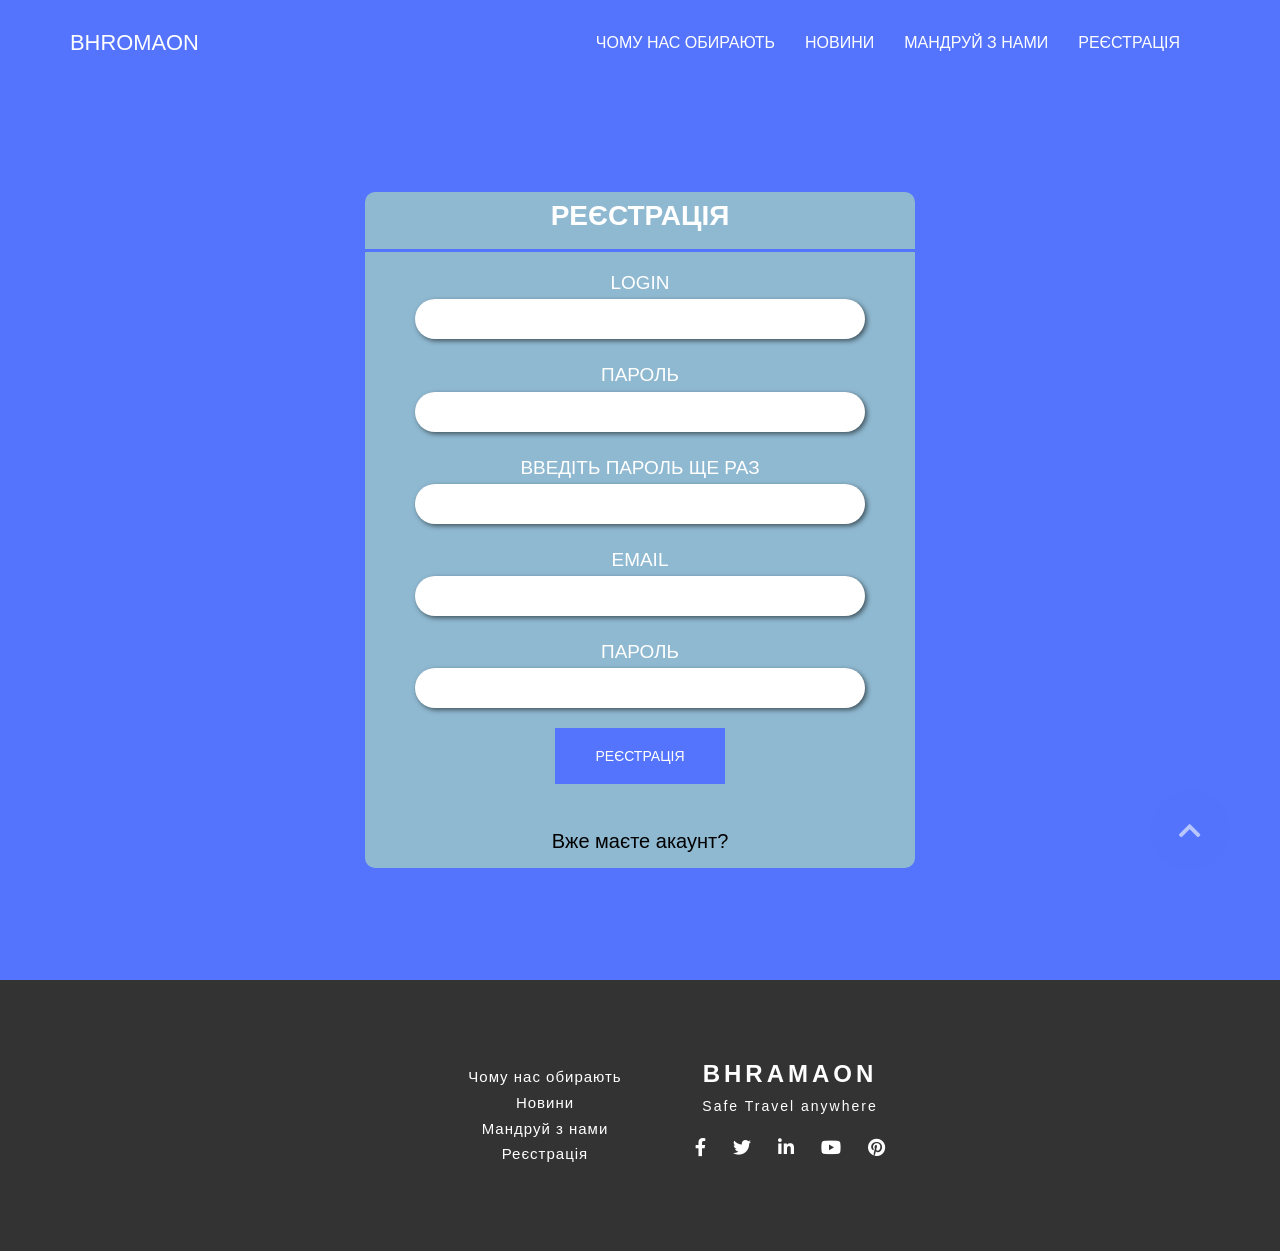
<file: registr.html>
<!DOCTYPE html>
<html lang="en">
  <head>
    <meta charset="UTF-8" />
    <meta name="viewport" content="width=device-width, initial-scale=1.0" />
    <link
      rel="stylesheet"
      href="https://use.fontawesome.com/releases/v5.8.2/css/all.css"
    />
    <link rel="shortcut icon" href="favicon.ico" type="image/x-icon" />
    <link rel="stylesheet" href="./css/style.css" />
    <link
      href="https://fonts.googleapis.com/css2?family=Josefin+Sans:wght@300;400;600;700&display=swap"
      rel="stylesheet"
    />
    <link
      href="https://fonts.googleapis.com/css2?family=Aleo:wght@300;400&display=swap"
      rel="stylesheet"
    />
    <link rel="shortcut icon" href="favicon.ico" type="image/x-icon" />
    <link rel="stylesheet" href="./css/registr.css" />
    <script
      src="https://code.jquery.com/jquery-3.5.1.min.js"
      integrity="sha256-9/aliU8dGd2tb6OSsuzixeV4y/faTqgFtohetphbbj0="
      crossorigin="anonymous"
    ></script>
    <script src="js/mod.js"></script>
    <script src="js/scrollUp.js"></script>

    <title>bhromaon</title>
  </head>
  <body>
    <div class="modalWrap">
      <form
        class="authorization"
        style="background-image: url(img/modBG.jpeg);"
      >
        <a class="popup-close"><i class="far fa-times-circle"></i></a>
        <h2 class="authorization__title">
          Авторизуйтесь, перш ніж переглядати цю інформацію.
        </h2>
        <input
          class="authorization__input"
          type="text"
          name="username"
          placeholder="Введите логин"
        />
        <input
          class="authorization__input"
          type="password"
          name="password"
          placeholder="Введите пароль"
        />
        <input
          class="authorization__input authorization__input--sub"
          type="submit"
          name="submit"
          value="ВОЙТИ"
        />
      </form>
    </div>
    <header class="head">
      <a
        href="#"
        onclick="return false"
        class="header__burger"
        id="header__burger"
      >
        <span></span>
      </a>
      <a href="#" class="scrollUp"><i class="fas fa-chevron-up"></i></a>
      <nav class="navigation">
        <div class="container">
          <div class="navigation__wrapper">
            <a href="index.html" class="navigation__logo-link">bhromaon</a>
            <ul class="navigation__list">
              <li class="navigation__item">
                <a href="info.html" class="navigation__link"
                  >Чому нас обирають</a
                >
              </li>
              <li class="navigation__item">
                <a href="news.html" class="navigation__link">Новини</a>
              </li>
              <li class="navigation__item">
                <a href="#travel" class="navigation__link modal__link"
                  >Мандруй з нами</a
                >
              </li>
              <li class="navigation__item">
                <a href="#contacts" class="navigation__link">Реєстрація</a>
              </li>
            </ul>
          </div>
        </div>
      </nav>
    </header>
    <main>
      <section
        class="section"
        style="
          background-image: url(https://images.pexels.com/photos/399160/pexels-photo-399160.jpeg?auto=compress&cs=tinysrgb&dpr=2&h=750&w=1260);
        "
      >
        <div class="container">
          <form action="" class="form">
            <h1 title="Registration form" class="form__title">
              Реєстрація
            </h1>
            <div class="form__group">
              <label class="form__label" for="">Login</label>
              <input class="form__input" type="text" name="" id="" />
            </div>
            <div class="form__group">
              <label class="form__label" for="">Пароль</label>
              <input class="form__input" type="password" name="" id="" />
            </div>
            <div class="form__group">
              <label class="form__label" for="">Введіть пароль ще раз </label>
              <input class="form__input" type="password" name="" id="" />
            </div>
            <div class="form__group">
              <label class="form__label" for="">Email</label>
              <input class="form__input" type="email" name="" id="" />
            </div>
            <div class="form__group">
              <label class="form__label" for="">Пароль</label>
              <input class="form__input" type="text" name="" id="" />
            </div>
            <div class="form__group">
              <button class="btn">Реєстрація</button>
            </div>
            <a class="modal__toggle" id="modal__toggle">Вже маєте акаунт?</a>
          </form>
        </div>
      </section>
      <form action="" class="form modal" id="logModal">
        <h1 title="Registration form" class="form__title">Авторизація</h1>
        <a class="modal__close"><i class="far fa-times-circle"></i></a>
        <div class="form__group">
          <label class="form__label" for="">Логін</label>
          <input class="form__input" type="text" name="" id="" />
        </div>
        <div class="form__group">
          <label class="form__label" for="">Пароль</label>
          <input class="form__input" type="password" name="" id="" />
        </div>
        <div class="form__group">
          <button class="btn">Увійти</button>
        </div>
      </form>
    </main>
    <footer class="footer" id="contacts">
      <div class="container">
        <div class="row row--center">
          <div class="menu">
            <ul class="menu__list">
              <li class="menu__item">
                <a href="info.html" class="menu__link">Чому нас обирають</a>
              </li>
              <li class="menu__item">
                <a href="news.html" class="menu__link">Новини</a>
              </li>
              <li class="menu__item">
                <a href="#" class="menu__link">Мандруй з нами</a>
              </li>
              <li class="menu__item">
                <a href="registr.html" class="menu__link">Реєстрація</a>
              </li>
            </ul>
          </div>
          <div class="footer__nav">
            <a href="" class="footer__logo-link">Bhramaon</a>
            <span class="footer__subtitle">Safe Travel anywhere</span>
            <ul class="socials">
              <li class="socials__item">
                <a href="#" class="socials__link"
                  ><i class="fab fa-facebook-f"></i
                ></a>
              </li>
              <li class="socials__item">
                <a href="#" class="socials__link"
                  ><i class="fab fa-twitter"></i
                ></a>
              </li>
              <li class="socials__item">
                <a href="#" class="socials__link"
                  ><i class="fab fa-linkedin-in"></i
                ></a>
              </li>
              <li class="socials__item">
                <a href="#" class="socials__link"
                  ><i class="fab fa-youtube"></i
                ></a>
              </li>
              <li class="socials__item">
                <a href="#" class="socials__link"
                  ><i class="fab fa-pinterest"></i
                ></a>
              </li>
            </ul>
          </div>
        </div>
      </div>
    </footer>

    <script src="js/burger.js"></script>
    <script src="js/registr.js"></script>
  </body>
</html>
</file>
<file: css/style.css>
/*! normalize.css v8.0.1 | MIT License | github.com/necolas/normalize.css */html{line-height:1.15;-webkit-text-size-adjust:100%}body{margin:0}main{display:block}h1{font-size:2em;margin:0.67em 0}hr{-webkit-box-sizing:content-box;box-sizing:content-box;height:0;overflow:visible}pre{font-family:monospace, monospace;font-size:1em}a{background-color:transparent}abbr[title]{border-bottom:none;text-decoration:underline;-webkit-text-decoration:underline dotted;text-decoration:underline dotted}b,strong{font-weight:bolder}code,kbd,samp{font-family:monospace, monospace;font-size:1em}small{font-size:80%}sub,sup{font-size:75%;line-height:0;position:relative;vertical-align:baseline}sub{bottom:-0.25em}sup{top:-0.5em}img{border-style:none}button,input,optgroup,select,textarea{font-family:inherit;font-size:100%;line-height:1.15;margin:0}button,input{overflow:visible}button,select{text-transform:none}button,[type="button"],[type="reset"],[type="submit"]{-webkit-appearance:button}button::-moz-focus-inner,[type="button"]::-moz-focus-inner,[type="reset"]::-moz-focus-inner,[type="submit"]::-moz-focus-inner{border-style:none;padding:0}button:-moz-focusring,[type="button"]:-moz-focusring,[type="reset"]:-moz-focusring,[type="submit"]:-moz-focusring{outline:1px dotted ButtonText}fieldset{padding:0.35em 0.75em 0.625em}legend{-webkit-box-sizing:border-box;box-sizing:border-box;color:inherit;display:table;max-width:100%;padding:0;white-space:normal}progress{vertical-align:baseline}textarea{overflow:auto}[type="checkbox"],[type="radio"]{-webkit-box-sizing:border-box;box-sizing:border-box;padding:0}[type="number"]::-webkit-inner-spin-button,[type="number"]::-webkit-outer-spin-button{height:auto}[type="search"]{-webkit-appearance:textfield;outline-offset:-2px}[type="search"]::-webkit-search-decoration{-webkit-appearance:none}::-webkit-file-upload-button{-webkit-appearance:button;font:inherit}details{display:block}summary{display:list-item}template{display:none}[hidden]{display:none}*{-webkit-box-sizing:border-box;box-sizing:border-box}html,body{height:100%}html{font:10px "Montserrat",sans-serif;scroll-behavior:smooth}body{font-family:"Montserrat",sans-serif;font-size:1.4rem;line-height:1.7;font-weight:400;color:#333;padding:0;background-color:#333;margin:0}footer{-ms-flex-negative:0;flex-shrink:0}.container{max-width:1170px;width:100%;margin:0 auto;padding:15px;text-align:center;color:#fff}a,button{-webkit-transition:all 0.3s ease-in;-o-transition:all 0.3s ease-in;transition:all 0.3s ease-in;text-decoration:none}ul{padding:0;list-style:none}.section{background-attachment:fixed;background-position:center;background-repeat:no-repeat;background-size:cover;display:-webkit-box;display:-ms-flexbox;display:flex;-webkit-box-orient:vertical;-webkit-box-direction:normal;-ms-flex-direction:column;flex-direction:column;-webkit-box-pack:center;-ms-flex-pack:center;justify-content:center;min-height:100vh}.section__title{font-size:calc( 26px + 10 * ((100vw - 320px) / 1480));font-weight:300;word-wrap:break-word;font-family:"Montserrat",sans-serif;line-height:normal}.section__text{font-family:"Montserrat",sans-serif;font-size:16px;font-weight:300;padding:5px;margin-left:5px}.section__first{min-height:100vh}.section__second{-webkit-box-align:center;-ms-flex-align:center;align-items:center}.section__third{-webkit-box-align:center;-ms-flex-align:center;align-items:center}.section__fourth{-webkit-box-align:center;-ms-flex-align:center;align-items:center}.section__fifth{-webkit-box-orient:vertical;-webkit-box-direction:normal;-ms-flex-direction:column;flex-direction:column;-webkit-box-pack:center;-ms-flex-pack:center;justify-content:center;-webkit-box-align:center;-ms-flex-align:center;align-items:center}.scrollUp{display:none;background-color:rgba(84,116,253,0.4);position:fixed;z-index:200;right:50px;bottom:30px;width:80px;height:80px;font-size:25px;color:#fff;border-radius:50%}.scrollUp i{position:absolute;top:50%;left:50%;-webkit-transform:translate(-50%, -50%);-ms-transform:translate(-50%, -50%);-o-transform:translate(-50%, -50%);transform:translate(-50%, -50%)}@media screen and (max-width: 768px){.scrollUp{width:55px;height:55px}}.header{position:relative;min-height:calc(100% - 80px);background-attachment:fixed;background-position:center;background-repeat:no-repeat;background-size:cover;display:-webkit-box;display:-ms-flexbox;display:flex;-webkit-box-orient:vertical;-webkit-box-direction:normal;-ms-flex-direction:column;flex-direction:column;-webkit-box-pack:center;-ms-flex-pack:center;justify-content:center}@media screen and (max-width: 768px){.header{height:calc(100% - 45px)}}.header__title{text-transform:uppercase;font-size:calc( 24px + 24 * ((100vw - 320px) / 1480));font-weight:600;white-space:nowrap;letter-spacing:5px;line-height:normal}.header__description{font-size:calc( 16px + 6 * ((100vw - 320px) / 1480));letter-spacing:7px;font-weight:300;text-transform:none}.header__burger{display:none}@media screen and (max-width: 767px){.header__burger{display:block;position:fixed;z-index:150;right:10px;top:15px;width:30px;height:20px}.header__burger.clicked::before{-webkit-transition:all 0.4s ease-in;-o-transition:all 0.4s ease-in;transition:all 0.4s ease-in;-webkit-transform:rotate(45deg);-ms-transform:rotate(45deg);-o-transform:rotate(45deg);transform:rotate(45deg);top:9px}.header__burger.clicked::after{-webkit-transition:all 0.4s ease-in;-o-transition:all 0.4s ease-in;transition:all 0.4s ease-in;-webkit-transform:rotate(-45deg);-ms-transform:rotate(-45deg);-o-transform:rotate(-45deg);transform:rotate(-45deg);bottom:9px}.header__burger.clicked span{-webkit-transform:scale(0);-ms-transform:scale(0);-o-transform:scale(0);transform:scale(0)}}.header__burger::before,.header__burger::after{content:"";position:absolute;width:100%;height:2px;left:0;background-color:#fff}.header__burger::before{top:0}.header__burger::after{bottom:0}.header__burger span{position:absolute;background-color:#fff;left:0;width:100%;height:2px;top:9px}.searchWrap{display:-webkit-box;display:-ms-flexbox;display:flex;-webkit-box-pack:center;-ms-flex-pack:center;justify-content:center}.search{background-color:#fff;width:650px;display:-webkit-box;display:-ms-flexbox;display:flex;-webkit-box-pack:justify;-ms-flex-pack:justify;justify-content:space-between;height:60px}@media screen and (max-width: 768px){.search{max-width:450px;width:100%;border-radius:100px 100px;overflow:hidden}.search span{display:none}}.search__input{max-width:650px;width:100%;border:none;outline:none;text-align:center}.search__btn{background-color:#5474fd;color:#fff;margin:3px;padding:10px 20px 10px 30px;display:-webkit-box;display:-ms-flexbox;display:flex;-webkit-box-align:center;-ms-flex-align:center;align-items:center;text-transform:uppercase;font-family:"Montserrat",sans-serif;font-size:1.4rem;cursor:pointer;border:none}@media screen and (max-width: 768px){.search__btn{padding:15px;height:100%;margin:0}}.search__btn:hover{color:#00a650}.search__btn svg{margin-left:6px}.scroller{margin-top:50px;bottom:20%}.scroller__link{color:#fff;font-family:"Montserrat",sans-serif;font-weight:300;letter-spacing:2px;font-size:14px;scroll-behavior:smooth}.scroller__link:hover{color:#00a650}.navigation{height:80px;background-color:#5474fd}@media screen and (max-width: 767px){.navigation{height:45px}}.navigation__wrapper{display:-webkit-box;display:-ms-flexbox;display:flex;-webkit-box-pack:justify;-ms-flex-pack:justify;justify-content:space-between;-webkit-box-align:center;-ms-flex-align:center;align-items:center;height:100%}@media screen and (max-width: 767px){.navigation__wrapper{-webkit-box-pack:center;-ms-flex-pack:center;justify-content:center}}.navigation__logo-link{color:#fff;text-transform:uppercase;font-size:calc( 18px + 6 * ((100vw - 320px) / 1480))}.navigation__logo-link:hover{color:#00a650}.navigation__list{display:-webkit-box;display:-ms-flexbox;display:flex}@media screen and (max-width: 768px){.navigation__list{position:fixed;opacity:0;right:0px;top:0px;margin:0;padding:0;width:0;height:0;z-index:100;background-color:#5474fd;-webkit-box-orient:vertical;-webkit-box-direction:normal;-ms-flex-direction:column;flex-direction:column;overflow:auto;-webkit-box-align:center;-ms-flex-align:center;align-items:center;-webkit-box-pack:center;-ms-flex-pack:center;justify-content:center;justify-items:center;font-size:50px;line-height:30px;-webkit-transition:all 0.4s ease-in;-o-transition:all 0.4s ease-in;transition:all 0.4s ease-in}.navigation__list.active{opacity:1 !important;width:100%;height:100%}}.navigation__item{display:inline-block;margin-right:30px}@media screen and (max-width: 768px){.navigation__item{margin:0}}.navigation__link{display:inline-block;font-family:"Montserrat",sans-serif;color:#fff;text-transform:uppercase;font-size:16px;position:relative;cursor:pointer}.navigation__link::after{display:block;position:absolute;left:0;width:0;height:2px;background-color:#00a650;content:"";-webkit-transition:width 0.3s ease-out;-o-transition:width 0.3s ease-out;transition:width 0.3s ease-out}.navigation__link:hover:after,.navigation__link:focus:after{width:100%}.row{display:-webkit-box;display:-ms-flexbox;display:flex}.row--stretched{-webkit-box-pack:justify;-ms-flex-pack:justify;justify-content:space-between}.row--right{-webkit-box-pack:end;-ms-flex-pack:end;justify-content:flex-end}.row--center{-webkit-box-pack:center;-ms-flex-pack:center;justify-content:center;padding:50px}@media screen and (max-width: 1030px){.row{-webkit-box-orient:vertical;-webkit-box-direction:normal;-ms-flex-direction:column;flex-direction:column;-webkit-box-pack:space-evenly;-ms-flex-pack:space-evenly;justify-content:space-evenly;-webkit-box-align:center;-ms-flex-align:center;align-items:center}}.col--1-2{text-align:left;max-width:540px;width:100%}.col--1-2__colour{background-color:#333 !important;text-align:center !important}.col--1-2--right{display:-webkit-box;display:-ms-flexbox;display:flex;-webkit-box-pack:end;-ms-flex-pack:end;justify-content:flex-end}.imgWrap{max-width:351px;width:100%;margin-bottom:15px}.imgWrap__img{max-width:100%}.imgWrap--right{margin-left:auto}@media screen and (max-width: 550px){.imgWrap{margin:0 auto !important}}.btn{display:inline-block;padding:20px 40px;font-family:"Montserrat",sans-serif;text-transform:uppercase;background-color:#5474fd;border:none;color:#fff;margin-bottom:25px}.btn:hover{background:#fff;color:#3a7999;-webkit-box-shadow:inset 0 0 0 3px #5474fd;box-shadow:inset 0 0 0 3px #5474fd}@media screen and (max-width: 550px){.btn{margin:25px auto}}.opportunities{background-repeat:no-repeat;padding:60px 0;background-position:48% 14%;background-color:#333333}@media screen and (max-width: 1050px){.opportunities{background-image:none !important}}.features{display:-webkit-box;display:-ms-flexbox;display:flex;-ms-flex-pack:distribute;justify-content:space-around;-ms-flex-wrap:wrap;flex-wrap:wrap;color:#fff}.features__title{font-family:"Montserrat",sans-serif;font-size:calc( 22px + 14 * ((100vw - 320px) / 1480))}.feature{background-color:#333333;display:-webkit-box;display:-ms-flexbox;display:flex;-webkit-box-orient:vertical;-webkit-box-direction:normal;-ms-flex-direction:column;flex-direction:column;-webkit-box-align:center;-ms-flex-align:center;align-items:center;margin-right:10px}.info-wrap{max-width:541px;margin:10px}.info{width:100%;padding:50px 30px;text-align:left;background-color:rgba(0,0,0,0.85)}.info__country{font-size:20px;font-weight:300}.info__title{text-transform:uppercase;font-size:20px;font-weight:300}.info__description{font-size:16px;font-weight:300}.quote{display:-webkit-box;display:-ms-flexbox;display:flex}@media screen and (max-width: 946px){.quote{-webkit-box-orient:vertical;-webkit-box-direction:normal;-ms-flex-direction:column;flex-direction:column;-webkit-box-pack:center;-ms-flex-pack:center;justify-content:center;-webkit-box-align:center;-ms-flex-align:center;align-items:center;padding-top:30px}}.quote__item{text-align:left;background-color:#333;max-width:670px;width:100%;padding:35px 60px 50px 40px}@media screen and (max-width: 946px){.quote__item{background-color:rgba(240,255,255,0.21) !important;max-width:445px;width:100%}}.quote__imgWrap{max-width:446px;width:100%}.quote__imgWrap-img{height:100%;max-width:100%}.quote__title{text-transform:uppercase;font-size:20px;font-weight:300;margin-top:0}.quote__text{font-family:"Montserrat",sans-serif;text-indent:1.8em;font-size:15px;font-weight:300;margin:0;position:relative;margin:0;padding:15px 10px;position:relative;text-indent:1.4em}.quote__text i{position:absolute;top:0;left:0;color:#5474fd;-webkit-transform:translate(-30%, -50%);-ms-transform:translate(-30%, -50%);-o-transform:translate(-30%, -50%);transform:translate(-30%, -50%)}@media screen and (max-width: 946px){.quote__text i{-webkit-transform:translate(-25%, -50%);-ms-transform:translate(-25%, -50%);-o-transform:translate(-25%, -50%);transform:translate(-25%, -50%)}}.footer{padding:5px}.footer__nav{display:-webkit-box;display:-ms-flexbox;display:flex;-webkit-box-orient:vertical;-webkit-box-direction:normal;-ms-flex-direction:column;flex-direction:column;-webkit-box-align:center;-ms-flex-align:center;align-items:center;-webkit-box-pack:center;-ms-flex-pack:center;justify-content:center;max-width:190px;width:100%}.footer__logo-link{font-size:24px;text-transform:uppercase;color:#fff;letter-spacing:4px;font-weight:600;-webkit-transition:all 0.4s ease-in;-o-transition:all 0.4s ease-in;transition:all 0.4s ease-in}.footer__logo-link:hover,.footer__logo-link:focus,.footer__logo-link:active{color:#5474fd}.footer__subtitle{font-size:14px;font-weight:300;letter-spacing:2px}.socials{display:-webkit-box;display:-ms-flexbox;display:flex;justify-items:center;-webkit-box-pack:justify;-ms-flex-pack:justify;justify-content:space-between;width:100%}.socials__item{display:inline-block}.socials__link{font-size:18px;color:#fff;-webkit-transition:all 0.4s ease-in;-o-transition:all 0.4s ease-in;transition:all 0.4s ease-in}.socials__link:hover,.socials__link:focus,.socials__link:active{color:#5474fd}.section{background-color:#5474fd;text-align:center}.section--gray{background-color:#fbfbfb;min-height:auto;padding:7em 0}.section--bg{background-position:center;background-size:cover;background-repeat:no-repeat;background-color:rgba(240,255,255,0.21);color:#5474fd;min-height:auto}.section__title-info{text-transform:uppercase;letter-spacing:2px;line-height:1}.section__subtitle{font-weight:400;text-transform:uppercase}.section__content{padding:60px 170px 30px;border:1px solid #fff;border-top:none;position:relative}.section__content::before,.section__content::after{content:"";position:absolute;position:absolute;top:0;left:0;-webkit-transform:translate(0, 0);-ms-transform:translate(0, 0);-o-transform:translate(0, 0);transform:translate(0, 0);width:27%;border-top:1px solid #fff}.section__content::after{left:auto;right:0}@media screen and (max-width: 768px){.section__content{padding:30px !important}}.section__content>.section__title{position:absolute;position:absolute;top:0;left:50%;-webkit-transform:translate(-50%, -50%);-ms-transform:translate(-50%, -50%);-o-transform:translate(-50%, -50%);transform:translate(-50%, -50%);margin:0;max-width:44%;max-height:6.8rem;overflow:hidden}.section--bg .section__content{border-color:#fff}.section--bg .section__content::before,.section--bg .section__content::after{border-color:#fff}.section .feature{background-color:inherit}.partners{margin:0 -10px;padding:0;list-style:none;display:-webkit-box;display:-ms-flexbox;display:flex;-webkit-box-pack:justify;-ms-flex-pack:justify;justify-content:space-between}@media screen and (max-width: 1200px){.partners{-ms-flex-wrap:wrap;flex-wrap:wrap;-ms-flex-pack:distribute;justify-content:space-around}}.partner{margin:10px}.menu{width:300px}.menu__list{color:#5474fd;display:-webkit-box;display:-ms-flexbox;display:flex;-webkit-box-orient:vertical;-webkit-box-direction:normal;-ms-flex-direction:column;flex-direction:column;-ms-flex-pack:distribute;justify-content:space-around}.menu__link{font-size:15px;letter-spacing:1px;color:#fff}.menu__link:hover{color:#5474fd}.modal__link{cursor:pointer}.modalWrap{display:none;z-index:1000;top:50%;left:50%;-webkit-transform:translate(-50%, -50%);-ms-transform:translate(-50%, -50%);-o-transform:translate(-50%, -50%);transform:translate(-50%, -50%);position:fixed;width:100%;height:100%;background:rgba(0,0,0,0.7)}.popup-close{display:inline-block;position:absolute;top:1px;right:5px;cursor:pointer;font-size:35px;color:#fff;overflow:hidden}.authorization{z-index:10000;padding:20px 15px 0;text-align:center;max-width:450px;width:90%;position:absolute;top:50%;left:50%;-webkit-transform:translate(-50%, -50%);-ms-transform:translate(-50%, -50%);-o-transform:translate(-50%, -50%);transform:translate(-50%, -50%);border-radius:3px;background-position:center;background-size:cover;min-height:500px}.authorization__title{font-size:22px;color:#333;background-color:rgba(255,255,255,0.5)}.authorization__input{padding:0 5px;color:#5474fd;font-family:"Montserrat",sans-serif;outline:none;border:none;font-size:18px;margin:15px auto;height:60px;max-width:300px;width:100%;border-radius:4px}.authorization__input:hover,.authorization__input:focus{-webkit-box-shadow:0 0 6px 3px rgba(58,219,253,0.35);box-shadow:0 0 6px 3px rgba(58,219,253,0.35)}.authorization__input::-webkit-input-placeholder{text-align:center}.authorization__input::-moz-placeholder{text-align:center}.authorization__input:-ms-input-placeholder{text-align:center}.authorization__input::-ms-input-placeholder{text-align:center}.authorization__input::placeholder{text-align:center}.authorization__input--sub{max-width:200px;width:50%;background-color:#5474fd;color:#fff}.authorization__input--sub:hover{background:#fff;color:#3a7999;-webkit-box-shadow:inset 0 0 0 3px #5474fd;box-shadow:inset 0 0 0 3px #5474fd;-webkit-transition:all 0.4s ease-in;-o-transition:all 0.4s ease-in;transition:all 0.4s ease-in;cursor:pointer}
</file>
<file: css/registr.css>
/*! normalize.css v8.0.1 | MIT License | github.com/necolas/normalize.css */html{line-height:1.15;-webkit-text-size-adjust:100%}body{margin:0}main{display:block}h1{font-size:2em;margin:0.67em 0}hr{-webkit-box-sizing:content-box;box-sizing:content-box;height:0;overflow:visible}pre{font-family:monospace, monospace;font-size:1em}a{background-color:transparent}abbr[title]{border-bottom:none;text-decoration:underline;-webkit-text-decoration:underline dotted;text-decoration:underline dotted}b,strong{font-weight:bolder}code,kbd,samp{font-family:monospace, monospace;font-size:1em}small{font-size:80%}sub,sup{font-size:75%;line-height:0;position:relative;vertical-align:baseline}sub{bottom:-0.25em}sup{top:-0.5em}img{border-style:none}button,input,optgroup,select,textarea{font-family:inherit;font-size:100%;line-height:1.15;margin:0}button,input{overflow:visible}button,select{text-transform:none}button,[type="button"],[type="reset"],[type="submit"]{-webkit-appearance:button}button::-moz-focus-inner,[type="button"]::-moz-focus-inner,[type="reset"]::-moz-focus-inner,[type="submit"]::-moz-focus-inner{border-style:none;padding:0}button:-moz-focusring,[type="button"]:-moz-focusring,[type="reset"]:-moz-focusring,[type="submit"]:-moz-focusring{outline:1px dotted ButtonText}fieldset{padding:0.35em 0.75em 0.625em}legend{-webkit-box-sizing:border-box;box-sizing:border-box;color:inherit;display:table;max-width:100%;padding:0;white-space:normal}progress{vertical-align:baseline}textarea{overflow:auto}[type="checkbox"],[type="radio"]{-webkit-box-sizing:border-box;box-sizing:border-box;padding:0}[type="number"]::-webkit-inner-spin-button,[type="number"]::-webkit-outer-spin-button{height:auto}[type="search"]{-webkit-appearance:textfield;outline-offset:-2px}[type="search"]::-webkit-search-decoration{-webkit-appearance:none}::-webkit-file-upload-button{-webkit-appearance:button;font:inherit}details{display:block}summary{display:list-item}template{display:none}[hidden]{display:none}/*! normalize.css v8.0.1 | MIT License | github.com/necolas/normalize.css */html{line-height:1.15;-webkit-text-size-adjust:100%}body{margin:0}main{display:block}h1{font-size:2em;margin:0.67em 0}hr{-webkit-box-sizing:content-box;box-sizing:content-box;height:0;overflow:visible}pre{font-family:monospace, monospace;font-size:1em}a{background-color:transparent}abbr[title]{border-bottom:none;text-decoration:underline;-webkit-text-decoration:underline dotted;text-decoration:underline dotted}b,strong{font-weight:bolder}code,kbd,samp{font-family:monospace, monospace;font-size:1em}small{font-size:80%}sub,sup{font-size:75%;line-height:0;position:relative;vertical-align:baseline}sub{bottom:-0.25em}sup{top:-0.5em}img{border-style:none}button,input,optgroup,select,textarea{font-family:inherit;font-size:100%;line-height:1.15;margin:0}button,input{overflow:visible}button,select{text-transform:none}button,[type="button"],[type="reset"],[type="submit"]{-webkit-appearance:button}button::-moz-focus-inner,[type="button"]::-moz-focus-inner,[type="reset"]::-moz-focus-inner,[type="submit"]::-moz-focus-inner{border-style:none;padding:0}button:-moz-focusring,[type="button"]:-moz-focusring,[type="reset"]:-moz-focusring,[type="submit"]:-moz-focusring{outline:1px dotted ButtonText}fieldset{padding:0.35em 0.75em 0.625em}legend{-webkit-box-sizing:border-box;box-sizing:border-box;color:inherit;display:table;max-width:100%;padding:0;white-space:normal}progress{vertical-align:baseline}textarea{overflow:auto}[type="checkbox"],[type="radio"]{-webkit-box-sizing:border-box;box-sizing:border-box;padding:0}[type="number"]::-webkit-inner-spin-button,[type="number"]::-webkit-outer-spin-button{height:auto}[type="search"]{-webkit-appearance:textfield;outline-offset:-2px}[type="search"]::-webkit-search-decoration{-webkit-appearance:none}::-webkit-file-upload-button{-webkit-appearance:button;font:inherit}details{display:block}summary{display:list-item}template{display:none}[hidden]{display:none}*{-webkit-box-sizing:border-box;box-sizing:border-box}html,body{height:100%}html{font:10px "Montserrat",sans-serif;scroll-behavior:smooth}body{font-family:"Montserrat",sans-serif;font-size:1.4rem;line-height:1.7;font-weight:400;color:#333;padding:0;background-color:#333;margin:0}footer{-ms-flex-negative:0;flex-shrink:0}.container{max-width:1170px;width:100%;margin:0 auto;padding:15px;text-align:center;color:#fff}a,button{-webkit-transition:all 0.3s ease-in;-o-transition:all 0.3s ease-in;transition:all 0.3s ease-in;text-decoration:none}ul{padding:0;list-style:none}.section{background-attachment:fixed;background-position:center;background-repeat:no-repeat;background-size:cover;display:-webkit-box;display:-ms-flexbox;display:flex;-webkit-box-orient:vertical;-webkit-box-direction:normal;-ms-flex-direction:column;flex-direction:column;-webkit-box-pack:center;-ms-flex-pack:center;justify-content:center;min-height:100vh}.section__title{font-size:calc( 26px + 10 * ((100vw - 320px) / 1480));font-weight:300;word-wrap:break-word;font-family:"Montserrat",sans-serif;line-height:normal}.section__text{font-family:"Montserrat",sans-serif;font-size:16px;font-weight:300;padding:5px;margin-left:5px}.section__first{min-height:100vh}.section__second{-webkit-box-align:center;-ms-flex-align:center;align-items:center}.section__third{-webkit-box-align:center;-ms-flex-align:center;align-items:center}.section__fourth{-webkit-box-align:center;-ms-flex-align:center;align-items:center}.section__fifth{-webkit-box-orient:vertical;-webkit-box-direction:normal;-ms-flex-direction:column;flex-direction:column;-webkit-box-pack:center;-ms-flex-pack:center;justify-content:center;-webkit-box-align:center;-ms-flex-align:center;align-items:center}.scrollUp{display:none;background-color:rgba(84,116,253,0.4);position:fixed;z-index:200;right:50px;bottom:30px;width:80px;height:80px;font-size:25px;color:#fff;border-radius:50%}.scrollUp i{position:absolute;top:50%;left:50%;-webkit-transform:translate(-50%, -50%);-ms-transform:translate(-50%, -50%);-o-transform:translate(-50%, -50%);transform:translate(-50%, -50%)}@media screen and (max-width: 768px){.scrollUp{width:55px;height:55px}}.header{position:relative;min-height:calc(100% - 80px);background-attachment:fixed;background-position:center;background-repeat:no-repeat;background-size:cover;display:-webkit-box;display:-ms-flexbox;display:flex;-webkit-box-orient:vertical;-webkit-box-direction:normal;-ms-flex-direction:column;flex-direction:column;-webkit-box-pack:center;-ms-flex-pack:center;justify-content:center}@media screen and (max-width: 768px){.header{height:calc(100% - 45px)}}.header__title{text-transform:uppercase;font-size:calc( 24px + 24 * ((100vw - 320px) / 1480));font-weight:600;white-space:nowrap;letter-spacing:5px;line-height:normal}.header__description{font-size:calc( 16px + 6 * ((100vw - 320px) / 1480));letter-spacing:7px;font-weight:300;text-transform:none}.header__burger{display:none}@media screen and (max-width: 767px){.header__burger{display:block;position:fixed;z-index:150;right:10px;top:15px;width:30px;height:20px}.header__burger.clicked::before{-webkit-transition:all 0.4s ease-in;-o-transition:all 0.4s ease-in;transition:all 0.4s ease-in;-webkit-transform:rotate(45deg);-ms-transform:rotate(45deg);-o-transform:rotate(45deg);transform:rotate(45deg);top:9px}.header__burger.clicked::after{-webkit-transition:all 0.4s ease-in;-o-transition:all 0.4s ease-in;transition:all 0.4s ease-in;-webkit-transform:rotate(-45deg);-ms-transform:rotate(-45deg);-o-transform:rotate(-45deg);transform:rotate(-45deg);bottom:9px}.header__burger.clicked span{-webkit-transform:scale(0);-ms-transform:scale(0);-o-transform:scale(0);transform:scale(0)}}.header__burger::before,.header__burger::after{content:"";position:absolute;width:100%;height:2px;left:0;background-color:#fff}.header__burger::before{top:0}.header__burger::after{bottom:0}.header__burger span{position:absolute;background-color:#fff;left:0;width:100%;height:2px;top:9px}.searchWrap{display:-webkit-box;display:-ms-flexbox;display:flex;-webkit-box-pack:center;-ms-flex-pack:center;justify-content:center}.search{background-color:#fff;width:650px;display:-webkit-box;display:-ms-flexbox;display:flex;-webkit-box-pack:justify;-ms-flex-pack:justify;justify-content:space-between;height:60px}@media screen and (max-width: 768px){.search{max-width:450px;width:100%;border-radius:100px 100px;overflow:hidden}.search span{display:none}}.search__input{max-width:650px;width:100%;border:none;outline:none;text-align:center}.search__btn{background-color:#5474fd;color:#fff;margin:3px;padding:10px 20px 10px 30px;display:-webkit-box;display:-ms-flexbox;display:flex;-webkit-box-align:center;-ms-flex-align:center;align-items:center;text-transform:uppercase;font-family:"Montserrat",sans-serif;font-size:1.4rem;cursor:pointer;border:none}@media screen and (max-width: 768px){.search__btn{padding:15px;height:100%;margin:0}}.search__btn:hover{color:#00a650}.search__btn svg{margin-left:6px}.scroller{margin-top:50px;bottom:20%}.scroller__link{color:#fff;font-family:"Montserrat",sans-serif;font-weight:300;letter-spacing:2px;font-size:14px;scroll-behavior:smooth}.scroller__link:hover{color:#00a650}.navigation{height:80px;background-color:#5474fd}@media screen and (max-width: 767px){.navigation{height:45px}}.navigation__wrapper{display:-webkit-box;display:-ms-flexbox;display:flex;-webkit-box-pack:justify;-ms-flex-pack:justify;justify-content:space-between;-webkit-box-align:center;-ms-flex-align:center;align-items:center;height:100%}@media screen and (max-width: 767px){.navigation__wrapper{-webkit-box-pack:center;-ms-flex-pack:center;justify-content:center}}.navigation__logo-link{color:#fff;text-transform:uppercase;font-size:calc( 18px + 6 * ((100vw - 320px) / 1480))}.navigation__logo-link:hover{color:#00a650}.navigation__list{display:-webkit-box;display:-ms-flexbox;display:flex}@media screen and (max-width: 768px){.navigation__list{position:fixed;opacity:0;right:0px;top:0px;margin:0;padding:0;width:0;height:0;z-index:100;background-color:#5474fd;-webkit-box-orient:vertical;-webkit-box-direction:normal;-ms-flex-direction:column;flex-direction:column;overflow:auto;-webkit-box-align:center;-ms-flex-align:center;align-items:center;-webkit-box-pack:center;-ms-flex-pack:center;justify-content:center;justify-items:center;font-size:50px;line-height:30px;-webkit-transition:all 0.4s ease-in;-o-transition:all 0.4s ease-in;transition:all 0.4s ease-in}.navigation__list.active{opacity:1 !important;width:100%;height:100%}}.navigation__item{display:inline-block;margin-right:30px}@media screen and (max-width: 768px){.navigation__item{margin:0}}.navigation__link{display:inline-block;font-family:"Montserrat",sans-serif;color:#fff;text-transform:uppercase;font-size:16px;position:relative;cursor:pointer}.navigation__link::after{display:block;position:absolute;left:0;width:0;height:2px;background-color:#00a650;content:"";-webkit-transition:width 0.3s ease-out;-o-transition:width 0.3s ease-out;transition:width 0.3s ease-out}.navigation__link:hover:after,.navigation__link:focus:after{width:100%}.row{display:-webkit-box;display:-ms-flexbox;display:flex}.row--stretched{-webkit-box-pack:justify;-ms-flex-pack:justify;justify-content:space-between}.row--right{-webkit-box-pack:end;-ms-flex-pack:end;justify-content:flex-end}.row--center{-webkit-box-pack:center;-ms-flex-pack:center;justify-content:center;padding:50px}@media screen and (max-width: 1030px){.row{-webkit-box-orient:vertical;-webkit-box-direction:normal;-ms-flex-direction:column;flex-direction:column;-webkit-box-pack:space-evenly;-ms-flex-pack:space-evenly;justify-content:space-evenly;-webkit-box-align:center;-ms-flex-align:center;align-items:center}}.col--1-2{text-align:left;max-width:540px;width:100%}.col--1-2__colour{background-color:#333 !important;text-align:center !important}.col--1-2--right{display:-webkit-box;display:-ms-flexbox;display:flex;-webkit-box-pack:end;-ms-flex-pack:end;justify-content:flex-end}.imgWrap{max-width:351px;width:100%;margin-bottom:15px}.imgWrap__img{max-width:100%}.imgWrap--right{margin-left:auto}@media screen and (max-width: 550px){.imgWrap{margin:0 auto !important}}.btn{display:inline-block;padding:20px 40px;font-family:"Montserrat",sans-serif;text-transform:uppercase;background-color:#5474fd;border:none;color:#fff;margin-bottom:25px}.btn:hover{background:#fff;color:#3a7999;-webkit-box-shadow:inset 0 0 0 3px #5474fd;box-shadow:inset 0 0 0 3px #5474fd}@media screen and (max-width: 550px){.btn{margin:25px auto}}.opportunities{background-repeat:no-repeat;padding:60px 0;background-position:48% 14%;background-color:#333333}@media screen and (max-width: 1050px){.opportunities{background-image:none !important}}.features{display:-webkit-box;display:-ms-flexbox;display:flex;-ms-flex-pack:distribute;justify-content:space-around;-ms-flex-wrap:wrap;flex-wrap:wrap;color:#fff}.features__title{font-family:"Montserrat",sans-serif;font-size:calc( 22px + 14 * ((100vw - 320px) / 1480))}.feature{background-color:#333333;display:-webkit-box;display:-ms-flexbox;display:flex;-webkit-box-orient:vertical;-webkit-box-direction:normal;-ms-flex-direction:column;flex-direction:column;-webkit-box-align:center;-ms-flex-align:center;align-items:center;margin-right:10px}.info-wrap{max-width:541px;margin:10px}.info{width:100%;padding:50px 30px;text-align:left;background-color:rgba(0,0,0,0.85)}.info__country{font-size:20px;font-weight:300}.info__title{text-transform:uppercase;font-size:20px;font-weight:300}.info__description{font-size:16px;font-weight:300}.quote{display:-webkit-box;display:-ms-flexbox;display:flex}@media screen and (max-width: 946px){.quote{-webkit-box-orient:vertical;-webkit-box-direction:normal;-ms-flex-direction:column;flex-direction:column;-webkit-box-pack:center;-ms-flex-pack:center;justify-content:center;-webkit-box-align:center;-ms-flex-align:center;align-items:center;padding-top:30px}}.quote__item{text-align:left;background-color:#333;max-width:670px;width:100%;padding:35px 60px 50px 40px}@media screen and (max-width: 946px){.quote__item{background-color:rgba(240,255,255,0.21) !important;max-width:445px;width:100%}}.quote__imgWrap{max-width:446px;width:100%}.quote__imgWrap-img{height:100%;max-width:100%}.quote__title{text-transform:uppercase;font-size:20px;font-weight:300;margin-top:0}.quote__text{font-family:"Montserrat",sans-serif;text-indent:1.8em;font-size:15px;font-weight:300;margin:0;position:relative;margin:0;padding:15px 10px;position:relative;text-indent:1.4em}.quote__text i{position:absolute;top:0;left:0;color:#5474fd;-webkit-transform:translate(-30%, -50%);-ms-transform:translate(-30%, -50%);-o-transform:translate(-30%, -50%);transform:translate(-30%, -50%)}@media screen and (max-width: 946px){.quote__text i{-webkit-transform:translate(-25%, -50%);-ms-transform:translate(-25%, -50%);-o-transform:translate(-25%, -50%);transform:translate(-25%, -50%)}}.footer{padding:5px}.footer__nav{display:-webkit-box;display:-ms-flexbox;display:flex;-webkit-box-orient:vertical;-webkit-box-direction:normal;-ms-flex-direction:column;flex-direction:column;-webkit-box-align:center;-ms-flex-align:center;align-items:center;-webkit-box-pack:center;-ms-flex-pack:center;justify-content:center;max-width:190px;width:100%}.footer__logo-link{font-size:24px;text-transform:uppercase;color:#fff;letter-spacing:4px;font-weight:600;-webkit-transition:all 0.4s ease-in;-o-transition:all 0.4s ease-in;transition:all 0.4s ease-in}.footer__logo-link:hover,.footer__logo-link:focus,.footer__logo-link:active{color:#5474fd}.footer__subtitle{font-size:14px;font-weight:300;letter-spacing:2px}.socials{display:-webkit-box;display:-ms-flexbox;display:flex;justify-items:center;-webkit-box-pack:justify;-ms-flex-pack:justify;justify-content:space-between;width:100%}.socials__item{display:inline-block}.socials__link{font-size:18px;color:#fff;-webkit-transition:all 0.4s ease-in;-o-transition:all 0.4s ease-in;transition:all 0.4s ease-in}.socials__link:hover,.socials__link:focus,.socials__link:active{color:#5474fd}.section{background-color:#5474fd;text-align:center}.section--gray{background-color:#fbfbfb;min-height:auto;padding:7em 0}.section--bg{background-position:center;background-size:cover;background-repeat:no-repeat;background-color:rgba(240,255,255,0.21);color:#5474fd;min-height:auto}.section__title-info{text-transform:uppercase;letter-spacing:2px;line-height:1}.section__subtitle{font-weight:400;text-transform:uppercase}.section__content{padding:60px 170px 30px;border:1px solid #fff;border-top:none;position:relative}.section__content::before,.section__content::after{content:"";position:absolute;position:absolute;top:0;left:0;-webkit-transform:translate(0, 0);-ms-transform:translate(0, 0);-o-transform:translate(0, 0);transform:translate(0, 0);width:27%;border-top:1px solid #fff}.section__content::after{left:auto;right:0}@media screen and (max-width: 768px){.section__content{padding:30px !important}}.section__content>.section__title{position:absolute;position:absolute;top:0;left:50%;-webkit-transform:translate(-50%, -50%);-ms-transform:translate(-50%, -50%);-o-transform:translate(-50%, -50%);transform:translate(-50%, -50%);margin:0;max-width:44%;max-height:6.8rem;overflow:hidden}.section--bg .section__content{border-color:#fff}.section--bg .section__content::before,.section--bg .section__content::after{border-color:#fff}.section .feature{background-color:inherit}.partners{margin:0 -10px;padding:0;list-style:none;display:-webkit-box;display:-ms-flexbox;display:flex;-webkit-box-pack:justify;-ms-flex-pack:justify;justify-content:space-between}@media screen and (max-width: 1200px){.partners{-ms-flex-wrap:wrap;flex-wrap:wrap;-ms-flex-pack:distribute;justify-content:space-around}}.partner{margin:10px}.menu{width:300px}.menu__list{color:#5474fd;display:-webkit-box;display:-ms-flexbox;display:flex;-webkit-box-orient:vertical;-webkit-box-direction:normal;-ms-flex-direction:column;flex-direction:column;-ms-flex-pack:distribute;justify-content:space-around}.menu__link{font-size:15px;letter-spacing:1px;color:#fff}.menu__link:hover{color:#5474fd}.modal__link{cursor:pointer}.modalWrap{display:none;z-index:1000;top:50%;left:50%;-webkit-transform:translate(-50%, -50%);-ms-transform:translate(-50%, -50%);-o-transform:translate(-50%, -50%);transform:translate(-50%, -50%);position:fixed;width:100%;height:100%;background:rgba(0,0,0,0.7)}.popup-close{display:inline-block;position:absolute;top:1px;right:5px;cursor:pointer;font-size:35px;color:#fff;overflow:hidden}.authorization{z-index:10000;padding:20px 15px 0;text-align:center;max-width:450px;width:90%;position:absolute;top:50%;left:50%;-webkit-transform:translate(-50%, -50%);-ms-transform:translate(-50%, -50%);-o-transform:translate(-50%, -50%);transform:translate(-50%, -50%);border-radius:3px;background-position:center;background-size:cover;min-height:500px}.authorization__title{font-size:22px;color:#333;background-color:rgba(255,255,255,0.5)}.authorization__input{padding:0 5px;color:#5474fd;font-family:"Montserrat",sans-serif;outline:none;border:none;font-size:18px;margin:15px auto;height:60px;max-width:300px;width:100%;border-radius:4px}.authorization__input:hover,.authorization__input:focus{-webkit-box-shadow:0 0 6px 3px rgba(58,219,253,0.35);box-shadow:0 0 6px 3px rgba(58,219,253,0.35)}.authorization__input::-webkit-input-placeholder{text-align:center}.authorization__input::-moz-placeholder{text-align:center}.authorization__input:-ms-input-placeholder{text-align:center}.authorization__input::-ms-input-placeholder{text-align:center}.authorization__input::placeholder{text-align:center}.authorization__input--sub{max-width:200px;width:50%;background-color:#5474fd;color:#fff}.authorization__input--sub:hover{background:#fff;color:#3a7999;-webkit-box-shadow:inset 0 0 0 3px #5474fd;box-shadow:inset 0 0 0 3px #5474fd;-webkit-transition:all 0.4s ease-in;-o-transition:all 0.4s ease-in;transition:all 0.4s ease-in;cursor:pointer}.form{background-color:rgba(163,208,195,0.75);font-family:"Montserrat",sans-serif;border-radius:10px;overflow:hidden;color:#fff;max-width:550px;width:100%;margin:30px auto}.form__title{cursor:help;margin:0;text-transform:uppercase;padding-bottom:10px;border-bottom:3px solid #5474fd}.form__input{max-width:450px;width:100%;height:40px;display:block;margin:0 auto;border-radius:20px/20px;outline:none;border:none;padding-left:15px;-webkit-box-shadow:2px 2px 5px rgba(0,0,0,0.55);box-shadow:2px 2px 5px rgba(0,0,0,0.55)}.form__input:focus{border:2px solid #5474fd}.form__label{text-transform:uppercase;font-weight:300;font-size:calc( 17px + 3 * ((100vw - 320px) / 1480))}.form__group{margin:10px;padding:5px}.modal{text-align:center;display:none;z-index:1000;margin:0;position:fixed;left:50%;top:50%;-webkit-transform:translate(-50%, -50%);-ms-transform:translate(-50%, -50%);-o-transform:translate(-50%, -50%);transform:translate(-50%, -50%);max-width:100vw;width:100%;height:100%;overflow:auto;background-color:rgba(0,0,0,0.95)}.modal__toggle{font-family:"Montserrat",sans-serif;color:#000;font-size:20px;display:inline-block;margin-bottom:10px;cursor:pointer}.modal__content{background-color:#fefefe;margin:15% auto;padding:20px}.modal__close{display:inline-block;position:absolute;top:1px;right:5px;cursor:pointer;font-size:30px}
</file>
